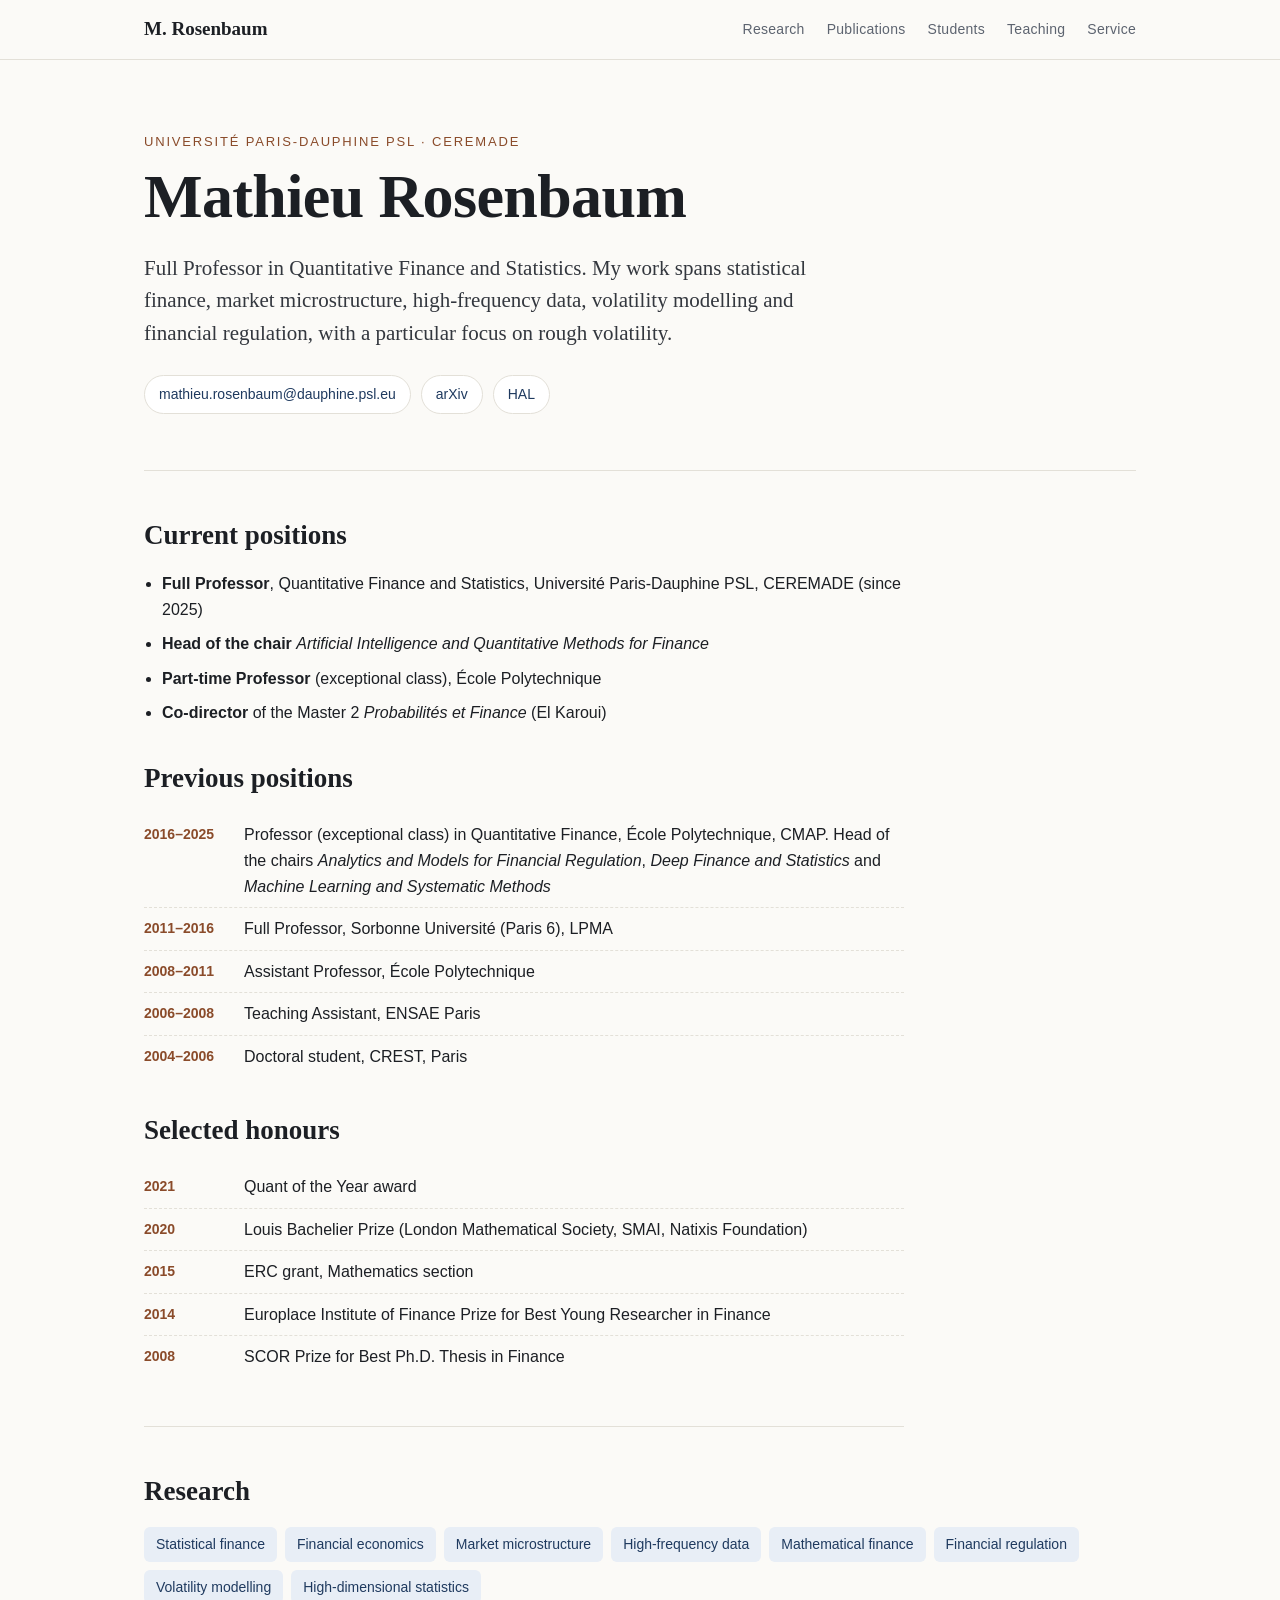
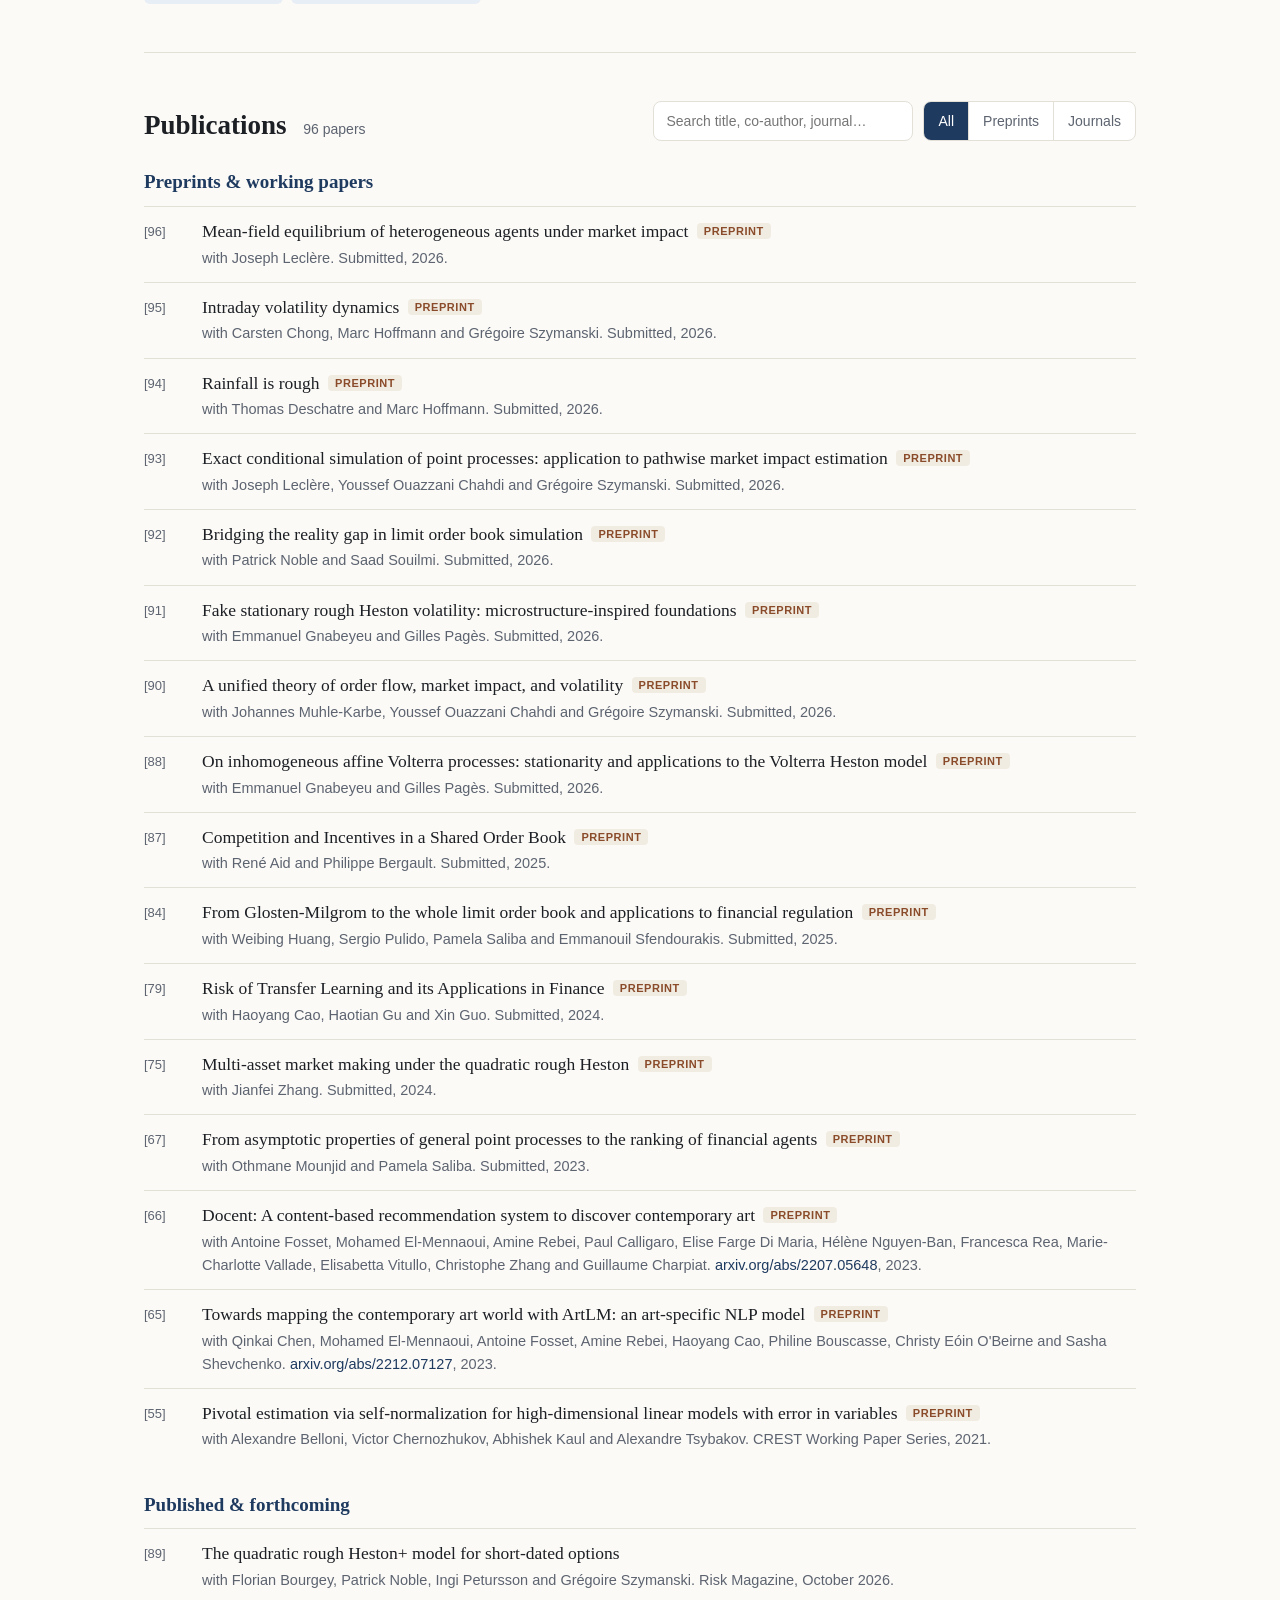
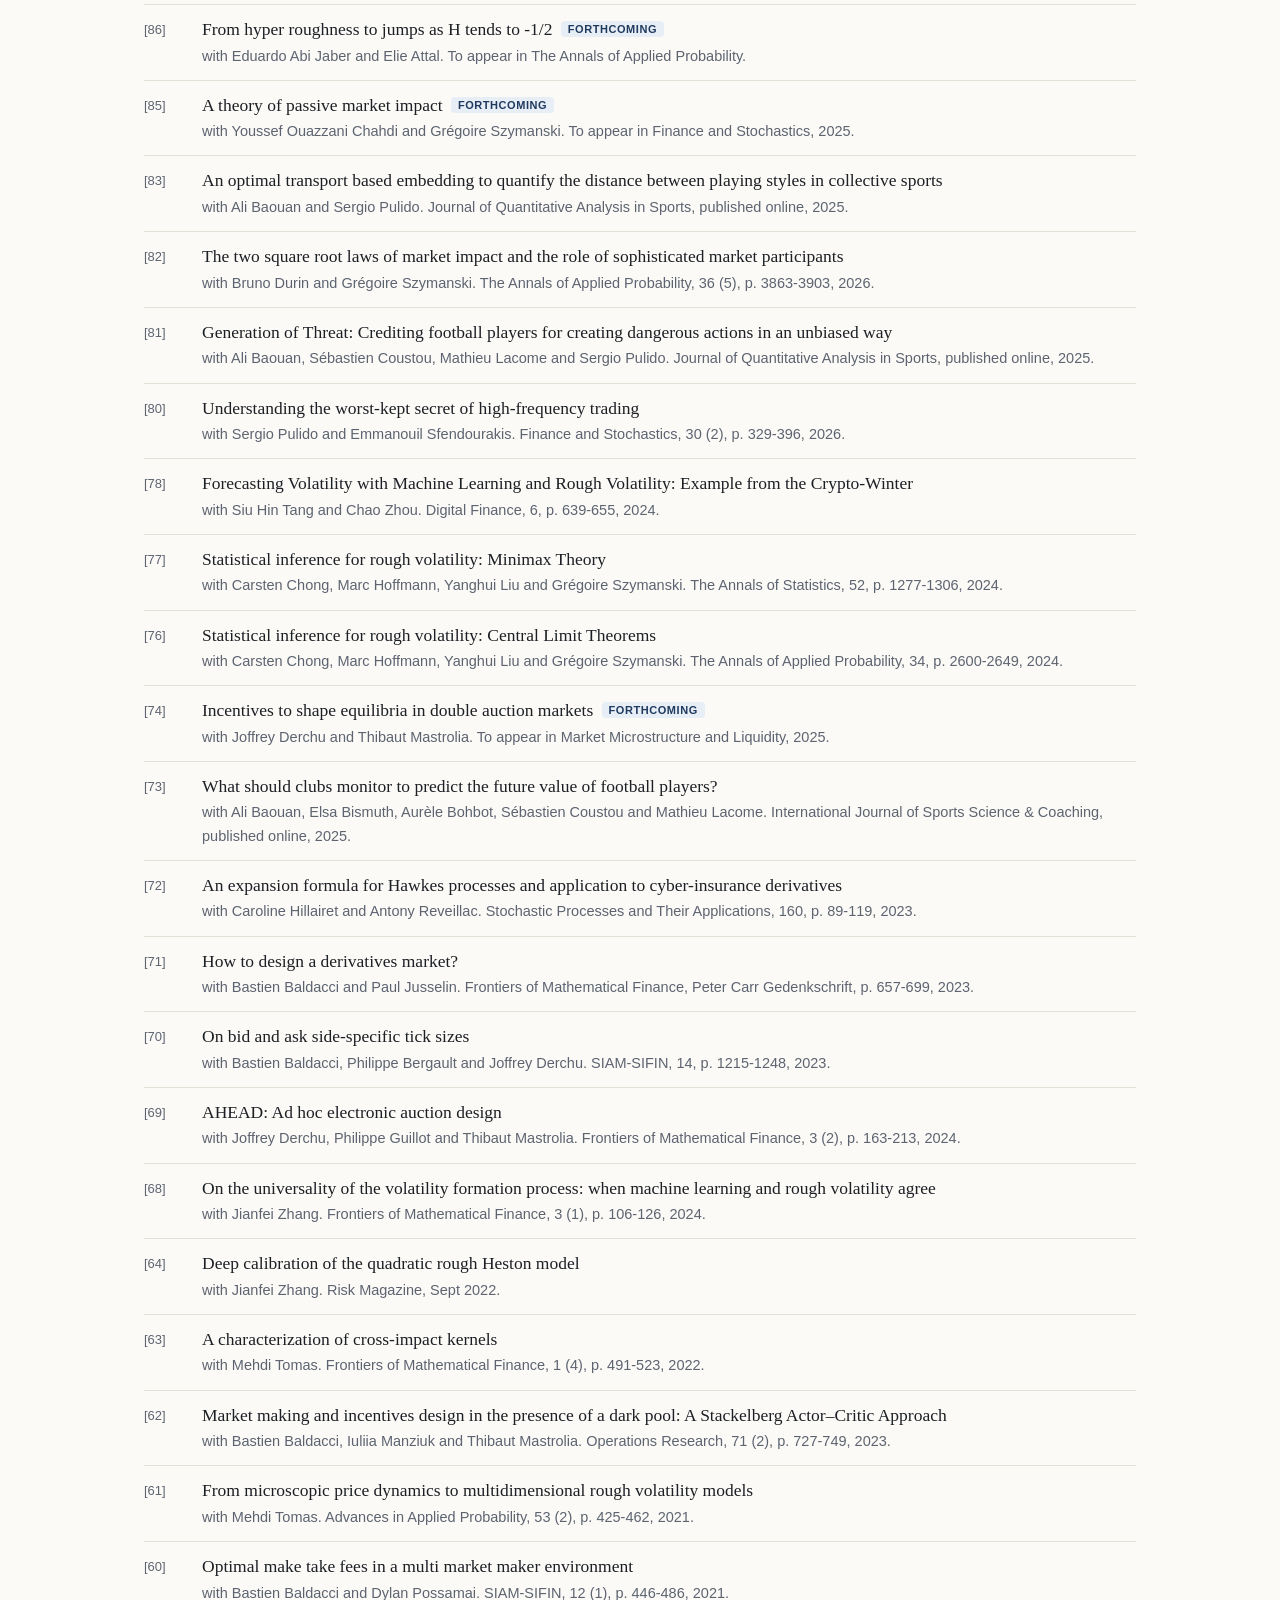
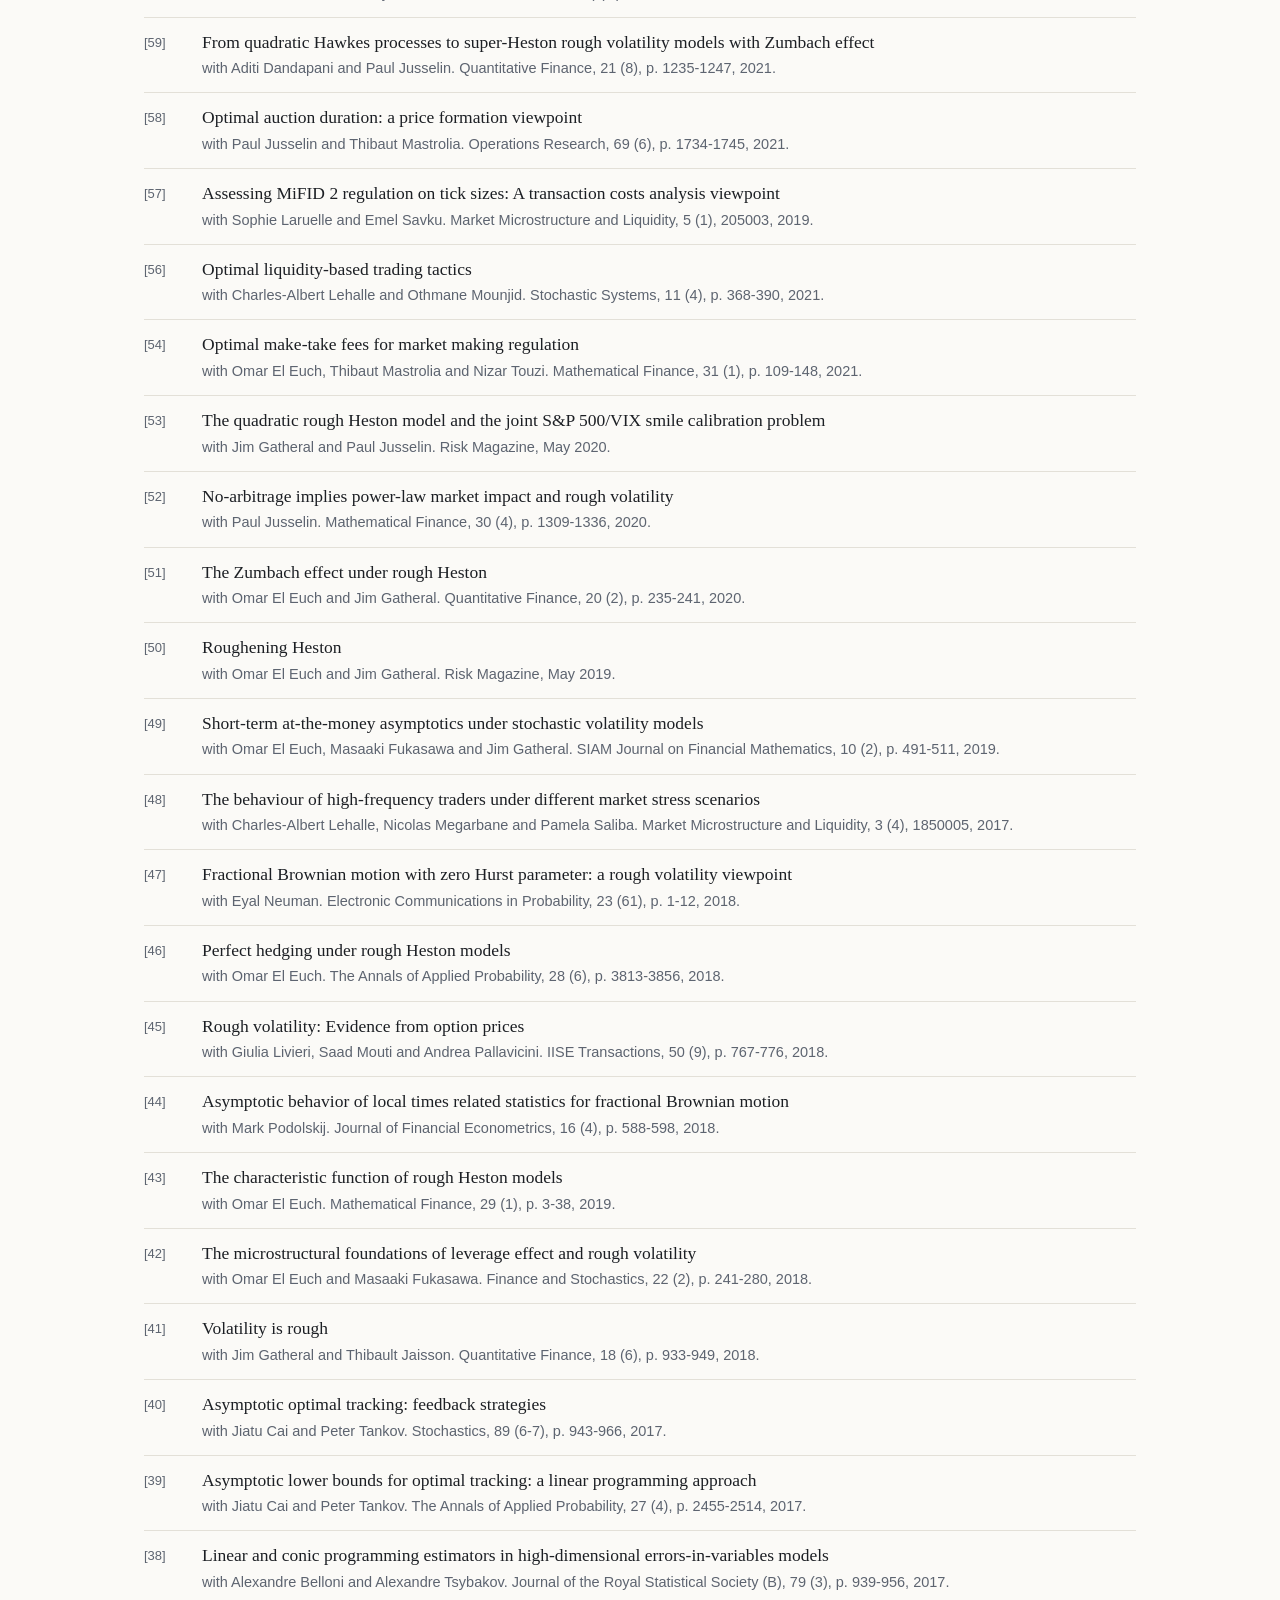
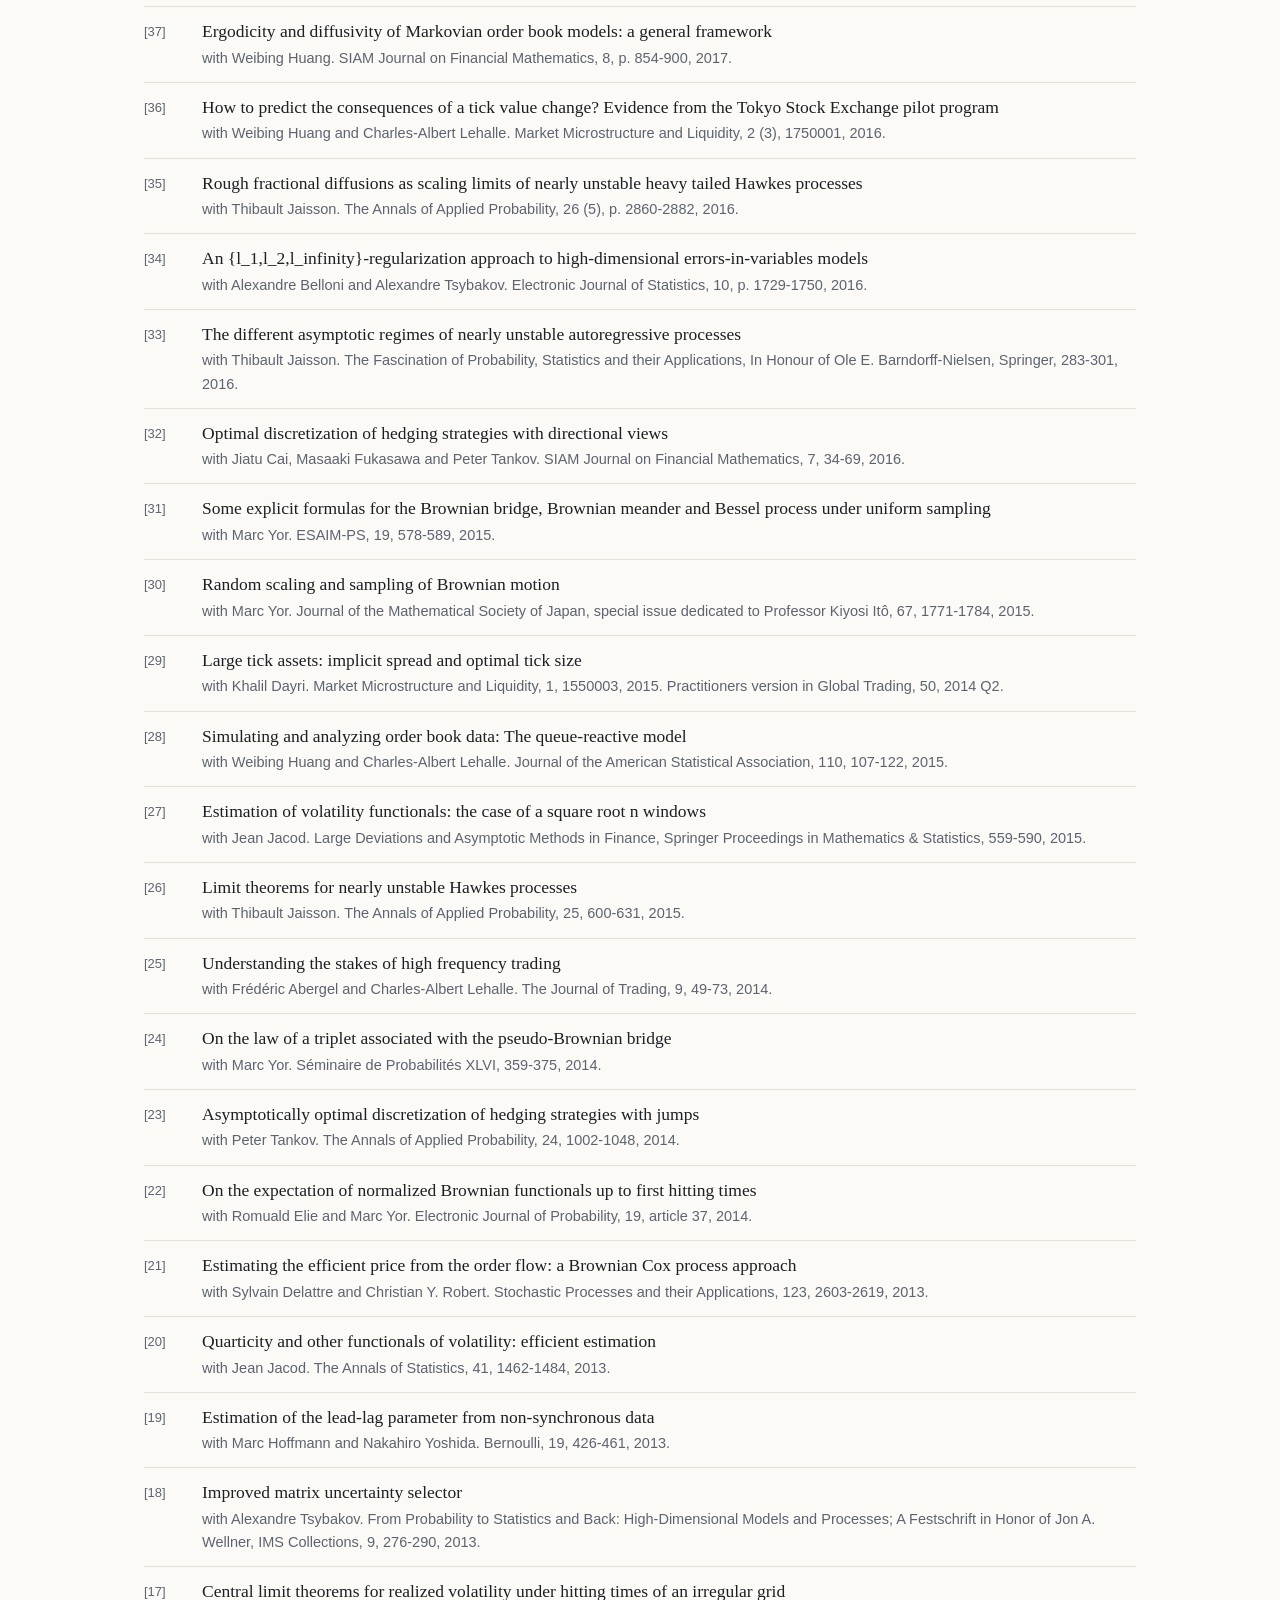
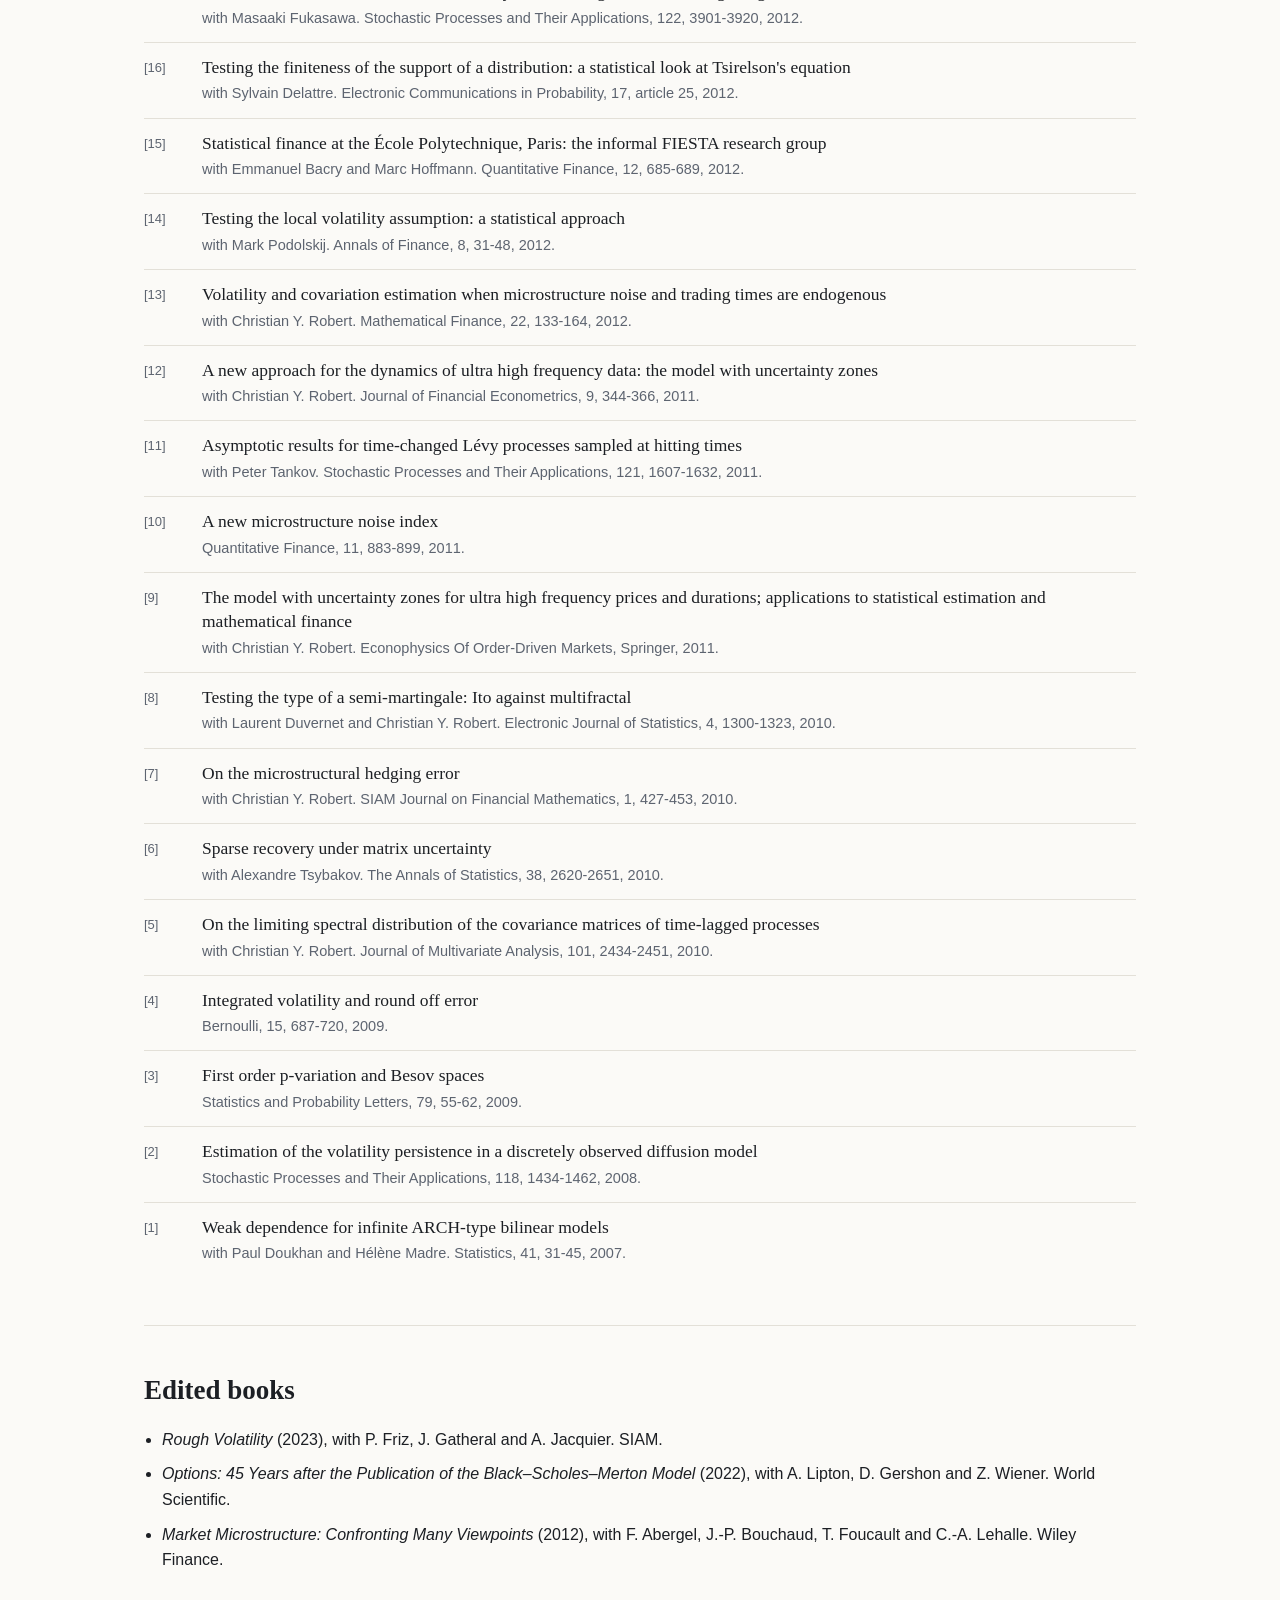
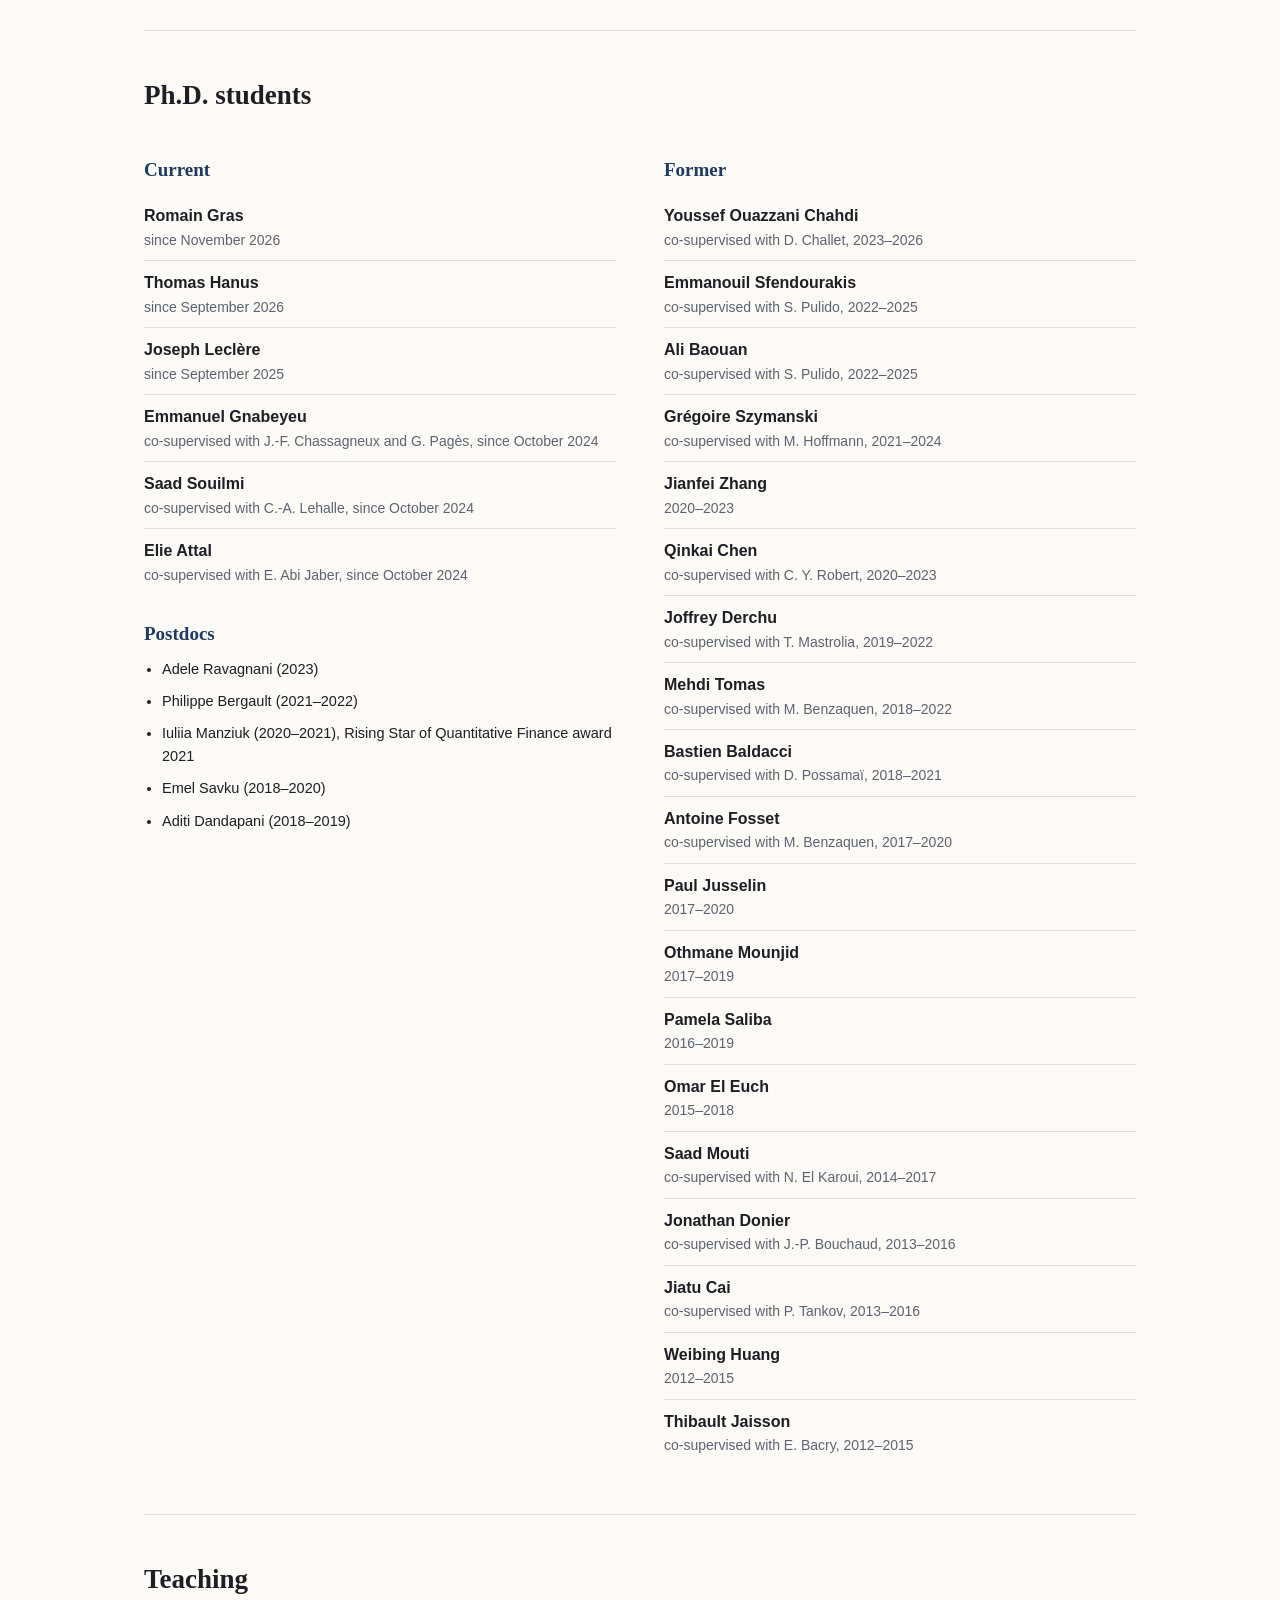
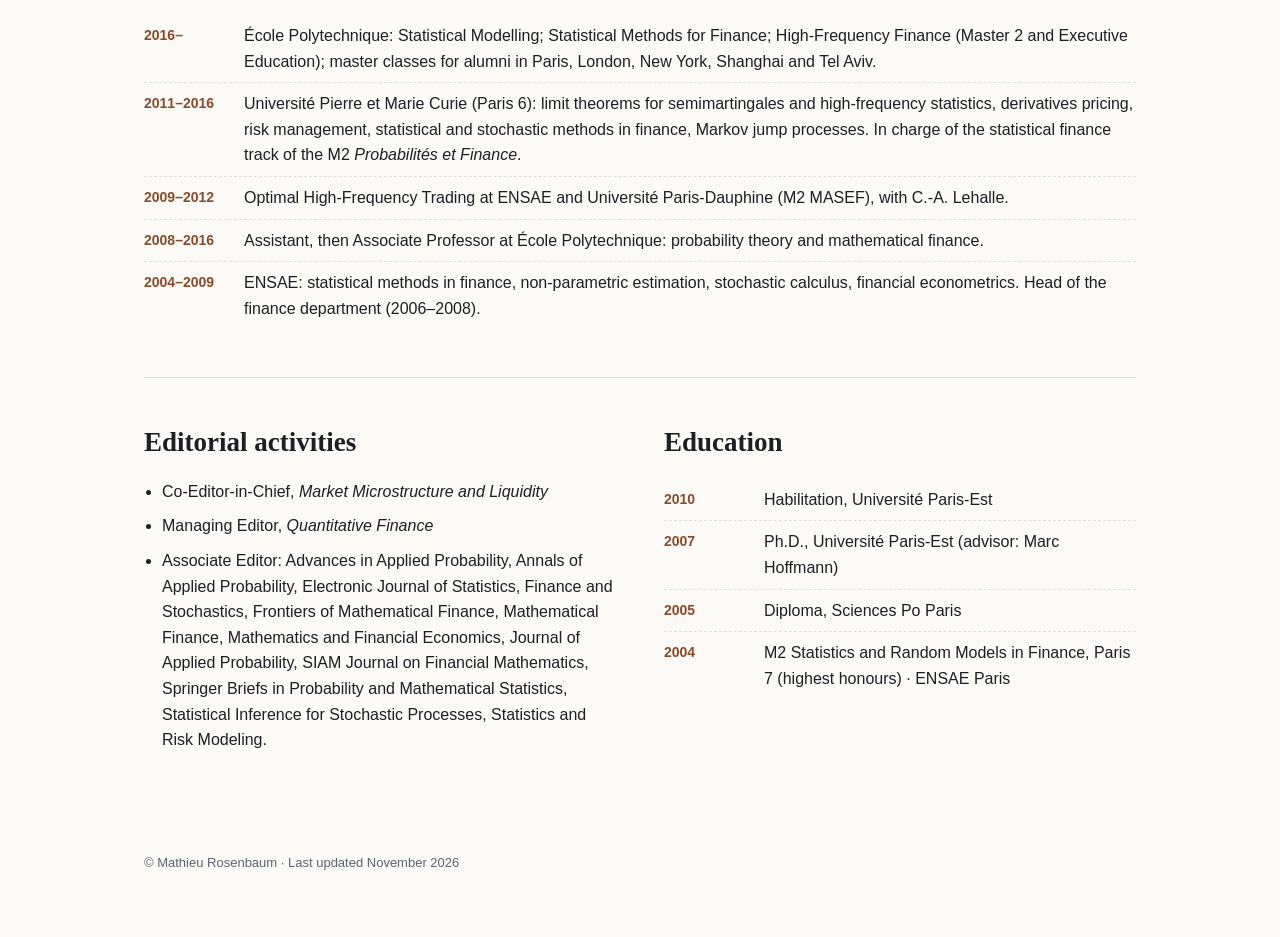
<file: index.html>
<!DOCTYPE html>
<html lang="en">
<head>
<meta charset="utf-8">
<meta name="viewport" content="width=device-width, initial-scale=1">
<title>Mathieu Rosenbaum · Quantitative Finance and Statistics</title>
<meta name="description" content="Mathieu Rosenbaum, Full Professor in Quantitative Finance and Statistics at Université Paris-Dauphine PSL (CEREMADE). Rough volatility, market microstructure, high-frequency data.">
<link rel="canonical" href="https://mathieu-rosenbaum.github.io/">
<link rel="stylesheet" href="style.css">
</head>
<body>
<header class="top">
  <nav>
    <a class="brand" href="#">M. Rosenbaum</a>
    <div class="links">
      <a href="#research">Research</a><a href="#publications">Publications</a><a href="#students">Students</a><a href="#teaching">Teaching</a><a href="#service">Service</a>
    </div>
  </nav>
</header>

<main>
<section class="hero">
  <p class="eyebrow">Université Paris-Dauphine PSL · CEREMADE</p>
  <h1>Mathieu Rosenbaum</h1>
  <p class="lede">Full Professor in Quantitative Finance and Statistics. My work spans statistical finance, market microstructure, high-frequency data, volatility modelling and financial regulation, with a particular focus on rough volatility.</p>
  <ul class="contact">
    <li><a href="mailto:mathieu.rosenbaum@dauphine.psl.eu">mathieu.rosenbaum@dauphine.psl.eu</a></li>
    <li><a href="https://arxiv.org/search/?query=Rosenbaum%2C+Mathieu&amp;searchtype=author">arXiv</a></li>
    <li><a href="https://hal.science/search/index/?q=authFullName_s%3A%22Mathieu+Rosenbaum%22">HAL</a></li>
  </ul>
</section>

<section class="grid2 one">
  <div>
    <h2>Current positions</h2>
    <ul class="plain">
      <li><strong>Full Professor</strong>, Quantitative Finance and Statistics, Université Paris-Dauphine PSL, CEREMADE (since 2025)</li>
      <li><strong>Head of the chair</strong> <em>Artificial Intelligence and Quantitative Methods for Finance</em></li>
      <li><strong>Part-time Professor</strong> (exceptional class), École Polytechnique</li>
      <li><strong>Co-director</strong> of the Master 2 <em>Probabilités et Finance</em> (El Karoui)</li>
    </ul>
    <h2>Previous positions</h2>
    <ul class="timeline">
      <li><span>2016–2025</span><div>Professor (exceptional class) in Quantitative Finance, École Polytechnique, CMAP. Head of the chairs <em>Analytics and Models for Financial Regulation</em>, <em>Deep Finance and Statistics</em> and <em>Machine Learning and Systematic Methods</em></div></li>
      <li><span>2011–2016</span><div>Full Professor, Sorbonne Université (Paris 6), LPMA</div></li>
      <li><span>2008–2011</span><div>Assistant Professor, École Polytechnique</div></li>
      <li><span>2006–2008</span><div>Teaching Assistant, ENSAE Paris</div></li>
      <li><span>2004–2006</span><div>Doctoral student, CREST, Paris</div></li>
    </ul>
  </div>
  <div>
    <h2>Selected honours</h2>
    <ul class="timeline">
      <li><span>2021</span><div>Quant of the Year award</div></li>
      <li><span>2020</span><div>Louis Bachelier Prize (London Mathematical Society, SMAI, Natixis Foundation)</div></li>
      <li><span>2015</span><div>ERC grant, Mathematics section</div></li>
      <li><span>2014</span><div>Europlace Institute of Finance Prize for Best Young Researcher in Finance</div></li>
      <li><span>2008</span><div>SCOR Prize for Best Ph.D. Thesis in Finance</div></li>
    </ul>
  </div>
</section>

<section id="research">
  <h2>Research</h2>
  <div class="tags">
    <span>Statistical finance</span><span>Financial economics</span><span>Market microstructure</span><span>High-frequency data</span><span>Mathematical finance</span><span>Financial regulation</span><span>Volatility modelling</span><span>High-dimensional statistics</span>
  </div>
</section>

<section id="publications">
  <div class="pubhead">
    <h2>Publications <small>96 papers</small></h2>
    <div class="controls">
      <input id="q" type="search" placeholder="Search title, co-author, journal…" aria-label="Search publications">
      <div class="seg" role="group" aria-label="Filter">
        <button data-f="all" class="on">All</button><button data-f="preprint">Preprints</button><button data-f="journal">Journals</button>
      </div>
    </div>
  </div>
  <h3 class="grp" data-grp="preprint">Preprints &amp; working papers</h3>
  <ol class="pubs" data-grp="preprint"><li class="pub" data-status="preprint" data-q="mean-field equilibrium of heterogeneous agents under market impact with joseph leclère. submitted, 2026."><span class="num">[96]</span><div><p class="t">Mean-field equilibrium of heterogeneous agents under market impact <span class="badge preprint">Preprint</span></p><p class="d">with Joseph Leclère. Submitted, 2026.</p></div></li><li class="pub" data-status="preprint" data-q="intraday volatility dynamics with carsten chong, marc hoffmann and grégoire szymanski. submitted, 2026."><span class="num">[95]</span><div><p class="t">Intraday volatility dynamics <span class="badge preprint">Preprint</span></p><p class="d">with Carsten Chong, Marc Hoffmann and Grégoire Szymanski. Submitted, 2026.</p></div></li><li class="pub" data-status="preprint" data-q="rainfall is rough with thomas deschatre and marc hoffmann. submitted, 2026."><span class="num">[94]</span><div><p class="t">Rainfall is rough <span class="badge preprint">Preprint</span></p><p class="d">with Thomas Deschatre and Marc Hoffmann. Submitted, 2026.</p></div></li><li class="pub" data-status="preprint" data-q="exact conditional simulation of point processes: application to pathwise market impact estimation with joseph leclère, youssef ouazzani chahdi and grégoire szymanski. submitted, 2026."><span class="num">[93]</span><div><p class="t">Exact conditional simulation of point processes: application to pathwise market impact estimation <span class="badge preprint">Preprint</span></p><p class="d">with Joseph Leclère, Youssef Ouazzani Chahdi and Grégoire Szymanski. Submitted, 2026.</p></div></li><li class="pub" data-status="preprint" data-q="bridging the reality gap in limit order book simulation with patrick noble and saad souilmi. submitted, 2026."><span class="num">[92]</span><div><p class="t">Bridging the reality gap in limit order book simulation <span class="badge preprint">Preprint</span></p><p class="d">with Patrick Noble and Saad Souilmi. Submitted, 2026.</p></div></li><li class="pub" data-status="preprint" data-q="fake stationary rough heston volatility: microstructure-inspired foundations with emmanuel gnabeyeu and gilles pagès. submitted, 2026."><span class="num">[91]</span><div><p class="t">Fake stationary rough Heston volatility: microstructure-inspired foundations <span class="badge preprint">Preprint</span></p><p class="d">with Emmanuel Gnabeyeu and Gilles Pagès. Submitted, 2026.</p></div></li><li class="pub" data-status="preprint" data-q="a unified theory of order flow, market impact, and volatility with johannes muhle-karbe, youssef ouazzani chahdi and grégoire szymanski. submitted, 2026."><span class="num">[90]</span><div><p class="t">A unified theory of order flow, market impact, and volatility <span class="badge preprint">Preprint</span></p><p class="d">with Johannes Muhle-Karbe, Youssef Ouazzani Chahdi and Grégoire Szymanski. Submitted, 2026.</p></div></li><li class="pub" data-status="preprint" data-q="on inhomogeneous affine volterra processes: stationarity and applications to the volterra heston model with emmanuel gnabeyeu and gilles pagès. submitted, 2026."><span class="num">[88]</span><div><p class="t">On inhomogeneous affine Volterra processes: stationarity and applications to the Volterra Heston model <span class="badge preprint">Preprint</span></p><p class="d">with Emmanuel Gnabeyeu and Gilles Pagès. Submitted, 2026.</p></div></li><li class="pub" data-status="preprint" data-q="competition and incentives in a shared order book with rené aid and philippe bergault. submitted, 2025."><span class="num">[87]</span><div><p class="t">Competition and Incentives in a Shared Order Book <span class="badge preprint">Preprint</span></p><p class="d">with René Aid and Philippe Bergault. Submitted, 2025.</p></div></li><li class="pub" data-status="preprint" data-q="from glosten-milgrom to the whole limit order book and applications to financial regulation with weibing huang, sergio pulido, pamela saliba and emmanouil sfendourakis. submitted, 2025."><span class="num">[84]</span><div><p class="t">From Glosten-Milgrom to the whole limit order book and applications to financial regulation <span class="badge preprint">Preprint</span></p><p class="d">with Weibing Huang, Sergio Pulido, Pamela Saliba and Emmanouil Sfendourakis. Submitted, 2025.</p></div></li><li class="pub" data-status="preprint" data-q="risk of transfer learning and its applications in finance with haoyang cao, haotian gu and xin guo. submitted, 2024."><span class="num">[79]</span><div><p class="t">Risk of Transfer Learning and its Applications in Finance <span class="badge preprint">Preprint</span></p><p class="d">with Haoyang Cao, Haotian Gu and Xin Guo. Submitted, 2024.</p></div></li><li class="pub" data-status="preprint" data-q="multi-asset market making under the quadratic rough heston with jianfei zhang. submitted, 2024."><span class="num">[75]</span><div><p class="t">Multi-asset market making under the quadratic rough Heston <span class="badge preprint">Preprint</span></p><p class="d">with Jianfei Zhang. Submitted, 2024.</p></div></li><li class="pub" data-status="preprint" data-q="from asymptotic properties of general point processes to the ranking of financial agents with othmane mounjid and pamela saliba. submitted, 2023."><span class="num">[67]</span><div><p class="t">From asymptotic properties of general point processes to the ranking of financial agents <span class="badge preprint">Preprint</span></p><p class="d">with Othmane Mounjid and Pamela Saliba. Submitted, 2023.</p></div></li><li class="pub" data-status="preprint" data-q="docent: a content-based recommendation system to discover contemporary art with antoine fosset, mohamed el-mennaoui, amine rebei, paul calligaro, elise farge di maria, hélène nguyen-ban, francesca rea, marie-charlotte vallade, elisabetta vitullo, christophe zhang and guillaume charpiat. https://arxiv.org/abs/2207.05648, 2023."><span class="num">[66]</span><div><p class="t">Docent: A content-based recommendation system to discover contemporary art <span class="badge preprint">Preprint</span></p><p class="d">with Antoine Fosset, Mohamed El-Mennaoui, Amine Rebei, Paul Calligaro, Elise Farge Di Maria, Hélène Nguyen-Ban, Francesca Rea, Marie-Charlotte Vallade, Elisabetta Vitullo, Christophe Zhang and Guillaume Charpiat. <a href="https://arxiv.org/abs/2207.05648">arxiv.org/abs/2207.05648</a>, 2023.</p></div></li><li class="pub" data-status="preprint" data-q="towards mapping the contemporary art world with artlm: an art-specific nlp model with qinkai chen, mohamed el-mennaoui, antoine fosset, amine rebei, haoyang cao, philine bouscasse, christy eóin o&#x27;beirne and sasha shevchenko. https://arxiv.org/abs/2212.07127, 2023."><span class="num">[65]</span><div><p class="t">Towards mapping the contemporary art world with ArtLM: an art-specific NLP model <span class="badge preprint">Preprint</span></p><p class="d">with Qinkai Chen, Mohamed El-Mennaoui, Antoine Fosset, Amine Rebei, Haoyang Cao, Philine Bouscasse, Christy Eóin O&#x27;Beirne and Sasha Shevchenko. <a href="https://arxiv.org/abs/2212.07127">arxiv.org/abs/2212.07127</a>, 2023.</p></div></li><li class="pub" data-status="preprint" data-q="pivotal estimation via self-normalization for high-dimensional linear models with error in variables with alexandre belloni, victor chernozhukov, abhishek kaul and alexandre tsybakov. crest working paper series, 2021."><span class="num">[55]</span><div><p class="t">Pivotal estimation via self-normalization for high-dimensional linear models with error in variables <span class="badge preprint">Preprint</span></p><p class="d">with Alexandre Belloni, Victor Chernozhukov, Abhishek Kaul and Alexandre Tsybakov. CREST Working Paper Series, 2021.</p></div></li></ol>
  <h3 class="grp" data-grp="journal">Published &amp; forthcoming</h3>
  <ol class="pubs" data-grp="journal"><li class="pub" data-status="published" data-q="the quadratic rough heston+ model for short-dated options with florian bourgey, patrick noble, ingi petursson and grégoire szymanski. risk magazine, october 2026."><span class="num">[89]</span><div><p class="t">The quadratic rough Heston+ model for short-dated options </p><p class="d">with Florian Bourgey, Patrick Noble, Ingi Petursson and Grégoire Szymanski. Risk Magazine, October 2026.</p></div></li><li class="pub" data-status="forthcoming" data-q="from hyper roughness to jumps as h tends to -1/2 with eduardo abi jaber and elie attal. to appear in the annals of applied probability."><span class="num">[86]</span><div><p class="t">From hyper roughness to jumps as H tends to -1/2 <span class="badge forthcoming">Forthcoming</span></p><p class="d">with Eduardo Abi Jaber and Elie Attal. To appear in The Annals of Applied Probability.</p></div></li><li class="pub" data-status="forthcoming" data-q="a theory of passive market impact with youssef ouazzani chahdi and grégoire szymanski. to appear in finance and stochastics, 2025."><span class="num">[85]</span><div><p class="t">A theory of passive market impact <span class="badge forthcoming">Forthcoming</span></p><p class="d">with Youssef Ouazzani Chahdi and Grégoire Szymanski. To appear in Finance and Stochastics, 2025.</p></div></li><li class="pub" data-status="published" data-q="an optimal transport based embedding to quantify the distance between playing styles in collective sports with ali baouan and sergio pulido. journal of quantitative analysis in sports, published online, 2025."><span class="num">[83]</span><div><p class="t">An optimal transport based embedding to quantify the distance between playing styles in collective sports </p><p class="d">with Ali Baouan and Sergio Pulido. Journal of Quantitative Analysis in Sports, published online, 2025.</p></div></li><li class="pub" data-status="published" data-q="the two square root laws of market impact and the role of sophisticated market participants with bruno durin and grégoire szymanski. the annals of applied probability, 36 (5), p. 3863-3903, 2026."><span class="num">[82]</span><div><p class="t">The two square root laws of market impact and the role of sophisticated market participants </p><p class="d">with Bruno Durin and Grégoire Szymanski. The Annals of Applied Probability, 36 (5), p. 3863-3903, 2026.</p></div></li><li class="pub" data-status="published" data-q="generation of threat: crediting football players for creating dangerous actions in an unbiased way with ali baouan, sébastien coustou, mathieu lacome and sergio pulido. journal of quantitative analysis in sports, published online, 2025."><span class="num">[81]</span><div><p class="t">Generation of Threat: Crediting football players for creating dangerous actions in an unbiased way </p><p class="d">with Ali Baouan, Sébastien Coustou, Mathieu Lacome and Sergio Pulido. Journal of Quantitative Analysis in Sports, published online, 2025.</p></div></li><li class="pub" data-status="published" data-q="understanding the worst-kept secret of high-frequency trading with sergio pulido and emmanouil sfendourakis. finance and stochastics, 30 (2), p. 329-396, 2026."><span class="num">[80]</span><div><p class="t">Understanding the worst-kept secret of high-frequency trading </p><p class="d">with Sergio Pulido and Emmanouil Sfendourakis. Finance and Stochastics, 30 (2), p. 329-396, 2026.</p></div></li><li class="pub" data-status="published" data-q="forecasting volatility with machine learning and rough volatility: example from the crypto-winter with siu hin tang and chao zhou. digital finance, 6, p. 639-655, 2024."><span class="num">[78]</span><div><p class="t">Forecasting Volatility with Machine Learning and Rough Volatility: Example from the Crypto-Winter </p><p class="d">with Siu Hin Tang and Chao Zhou. Digital Finance, 6, p. 639-655, 2024.</p></div></li><li class="pub" data-status="published" data-q="statistical inference for rough volatility: minimax theory with carsten chong, marc hoffmann, yanghui liu and grégoire szymanski. the annals of statistics, 52, p. 1277-1306, 2024."><span class="num">[77]</span><div><p class="t">Statistical inference for rough volatility: Minimax Theory </p><p class="d">with Carsten Chong, Marc Hoffmann, Yanghui Liu and Grégoire Szymanski. The Annals of Statistics, 52, p. 1277-1306, 2024.</p></div></li><li class="pub" data-status="published" data-q="statistical inference for rough volatility: central limit theorems with carsten chong, marc hoffmann, yanghui liu and grégoire szymanski. the annals of applied probability, 34, p. 2600-2649, 2024."><span class="num">[76]</span><div><p class="t">Statistical inference for rough volatility: Central Limit Theorems </p><p class="d">with Carsten Chong, Marc Hoffmann, Yanghui Liu and Grégoire Szymanski. The Annals of Applied Probability, 34, p. 2600-2649, 2024.</p></div></li><li class="pub" data-status="forthcoming" data-q="incentives to shape equilibria in double auction markets with joffrey derchu and thibaut mastrolia. to appear in market microstructure and liquidity, 2025."><span class="num">[74]</span><div><p class="t">Incentives to shape equilibria in double auction markets <span class="badge forthcoming">Forthcoming</span></p><p class="d">with Joffrey Derchu and Thibaut Mastrolia. To appear in Market Microstructure and Liquidity, 2025.</p></div></li><li class="pub" data-status="published" data-q="what should clubs monitor to predict the future value of football players? with ali baouan, elsa bismuth, aurèle bohbot, sébastien coustou and mathieu lacome. international journal of sports science &amp; coaching, published online, 2025."><span class="num">[73]</span><div><p class="t">What should clubs monitor to predict the future value of football players? </p><p class="d">with Ali Baouan, Elsa Bismuth, Aurèle Bohbot, Sébastien Coustou and Mathieu Lacome. International Journal of Sports Science &amp; Coaching, published online, 2025.</p></div></li><li class="pub" data-status="published" data-q="an expansion formula for hawkes processes and application to cyber-insurance derivatives with caroline hillairet and antony reveillac. stochastic processes and their applications, 160, p. 89-119, 2023."><span class="num">[72]</span><div><p class="t">An expansion formula for Hawkes processes and application to cyber-insurance derivatives </p><p class="d">with Caroline Hillairet and Antony Reveillac. Stochastic Processes and Their Applications, 160, p. 89-119, 2023.</p></div></li><li class="pub" data-status="published" data-q="how to design a derivatives market? with bastien baldacci and paul jusselin. frontiers of mathematical finance, peter carr gedenkschrift, p. 657-699, 2023."><span class="num">[71]</span><div><p class="t">How to design a derivatives market? </p><p class="d">with Bastien Baldacci and Paul Jusselin. Frontiers of Mathematical Finance, Peter Carr Gedenkschrift, p. 657-699, 2023.</p></div></li><li class="pub" data-status="published" data-q="on bid and ask side-specific tick sizes with bastien baldacci, philippe bergault and joffrey derchu. siam-sifin, 14, p. 1215-1248, 2023."><span class="num">[70]</span><div><p class="t">On bid and ask side-specific tick sizes </p><p class="d">with Bastien Baldacci, Philippe Bergault and Joffrey Derchu. SIAM-SIFIN, 14, p. 1215-1248, 2023.</p></div></li><li class="pub" data-status="published" data-q="ahead: ad hoc electronic auction design with joffrey derchu, philippe guillot and thibaut mastrolia. frontiers of mathematical finance, 3 (2), p. 163-213, 2024."><span class="num">[69]</span><div><p class="t">AHEAD: Ad hoc electronic auction design </p><p class="d">with Joffrey Derchu, Philippe Guillot and Thibaut Mastrolia. Frontiers of Mathematical Finance, 3 (2), p. 163-213, 2024.</p></div></li><li class="pub" data-status="published" data-q="on the universality of the volatility formation process: when machine learning and rough volatility agree with jianfei zhang. frontiers of mathematical finance, 3 (1), p. 106-126, 2024."><span class="num">[68]</span><div><p class="t">On the universality of the volatility formation process: when machine learning and rough volatility agree </p><p class="d">with Jianfei Zhang. Frontiers of Mathematical Finance, 3 (1), p. 106-126, 2024.</p></div></li><li class="pub" data-status="published" data-q="deep calibration of the quadratic rough heston model with jianfei zhang. risk magazine, sept 2022."><span class="num">[64]</span><div><p class="t">Deep calibration of the quadratic rough Heston model </p><p class="d">with Jianfei Zhang. Risk Magazine, Sept 2022.</p></div></li><li class="pub" data-status="published" data-q="a characterization of cross-impact kernels with mehdi tomas. frontiers of mathematical finance, 1 (4), p. 491-523, 2022."><span class="num">[63]</span><div><p class="t">A characterization of cross-impact kernels </p><p class="d">with Mehdi Tomas. Frontiers of Mathematical Finance, 1 (4), p. 491-523, 2022.</p></div></li><li class="pub" data-status="published" data-q="market making and incentives design in the presence of a dark pool: a stackelberg actor–critic approach with bastien baldacci, iuliia manziuk and thibaut mastrolia. operations research, 71 (2), p. 727-749, 2023."><span class="num">[62]</span><div><p class="t">Market making and incentives design in the presence of a dark pool: A Stackelberg Actor–Critic Approach </p><p class="d">with Bastien Baldacci, Iuliia Manziuk and Thibaut Mastrolia. Operations Research, 71 (2), p. 727-749, 2023.</p></div></li><li class="pub" data-status="published" data-q="from microscopic price dynamics to multidimensional rough volatility models with mehdi tomas. advances in applied probability, 53 (2), p. 425-462, 2021."><span class="num">[61]</span><div><p class="t">From microscopic price dynamics to multidimensional rough volatility models </p><p class="d">with Mehdi Tomas. Advances in Applied Probability, 53 (2), p. 425-462, 2021.</p></div></li><li class="pub" data-status="published" data-q="optimal make take fees in a multi market maker environment with bastien baldacci and dylan possamai. siam-sifin, 12 (1), p. 446-486, 2021."><span class="num">[60]</span><div><p class="t">Optimal make take fees in a multi market maker environment </p><p class="d">with Bastien Baldacci and Dylan Possamai. SIAM-SIFIN, 12 (1), p. 446-486, 2021.</p></div></li><li class="pub" data-status="published" data-q="from quadratic hawkes processes to super-heston rough volatility models with zumbach effect with aditi dandapani and paul jusselin. quantitative finance, 21 (8), p. 1235-1247, 2021."><span class="num">[59]</span><div><p class="t">From quadratic Hawkes processes to super-Heston rough volatility models with Zumbach effect </p><p class="d">with Aditi Dandapani and Paul Jusselin. Quantitative Finance, 21 (8), p. 1235-1247, 2021.</p></div></li><li class="pub" data-status="published" data-q="optimal auction duration: a price formation viewpoint with paul jusselin and thibaut mastrolia. operations research, 69 (6), p. 1734-1745, 2021."><span class="num">[58]</span><div><p class="t">Optimal auction duration: a price formation viewpoint </p><p class="d">with Paul Jusselin and Thibaut Mastrolia. Operations Research, 69 (6), p. 1734-1745, 2021.</p></div></li><li class="pub" data-status="published" data-q="assessing mifid 2 regulation on tick sizes: a transaction costs analysis viewpoint with sophie laruelle and emel savku. market microstructure and liquidity, 5 (1), 205003, 2019."><span class="num">[57]</span><div><p class="t">Assessing MiFID 2 regulation on tick sizes: A transaction costs analysis viewpoint </p><p class="d">with Sophie Laruelle and Emel Savku. Market Microstructure and Liquidity, 5 (1), 205003, 2019.</p></div></li><li class="pub" data-status="published" data-q="optimal liquidity-based trading tactics with charles-albert lehalle and othmane mounjid. stochastic systems, 11 (4), p. 368-390, 2021."><span class="num">[56]</span><div><p class="t">Optimal liquidity-based trading tactics </p><p class="d">with Charles-Albert Lehalle and Othmane Mounjid. Stochastic Systems, 11 (4), p. 368-390, 2021.</p></div></li><li class="pub" data-status="published" data-q="optimal make-take fees for market making regulation with omar el euch, thibaut mastrolia and nizar touzi. mathematical finance, 31 (1), p. 109-148, 2021."><span class="num">[54]</span><div><p class="t">Optimal make-take fees for market making regulation </p><p class="d">with Omar El Euch, Thibaut Mastrolia and Nizar Touzi. Mathematical Finance, 31 (1), p. 109-148, 2021.</p></div></li><li class="pub" data-status="published" data-q="the quadratic rough heston model and the joint s&amp;p 500/vix smile calibration problem with jim gatheral and paul jusselin. risk magazine, may 2020."><span class="num">[53]</span><div><p class="t">The quadratic rough Heston model and the joint S&amp;P 500/VIX smile calibration problem </p><p class="d">with Jim Gatheral and Paul Jusselin. Risk Magazine, May 2020.</p></div></li><li class="pub" data-status="published" data-q="no-arbitrage implies power-law market impact and rough volatility with paul jusselin. mathematical finance, 30 (4), p. 1309-1336, 2020."><span class="num">[52]</span><div><p class="t">No-arbitrage implies power-law market impact and rough volatility </p><p class="d">with Paul Jusselin. Mathematical Finance, 30 (4), p. 1309-1336, 2020.</p></div></li><li class="pub" data-status="published" data-q="the zumbach effect under rough heston with omar el euch and jim gatheral. quantitative finance, 20 (2), p. 235-241, 2020."><span class="num">[51]</span><div><p class="t">The Zumbach effect under rough Heston </p><p class="d">with Omar El Euch and Jim Gatheral. Quantitative Finance, 20 (2), p. 235-241, 2020.</p></div></li><li class="pub" data-status="published" data-q="roughening heston with omar el euch and jim gatheral. risk magazine, may 2019."><span class="num">[50]</span><div><p class="t">Roughening Heston </p><p class="d">with Omar El Euch and Jim Gatheral. Risk Magazine, May 2019.</p></div></li><li class="pub" data-status="published" data-q="short-term at-the-money asymptotics under stochastic volatility models with omar el euch, masaaki fukasawa and jim gatheral. siam journal on financial mathematics, 10 (2), p. 491-511, 2019."><span class="num">[49]</span><div><p class="t">Short-term at-the-money asymptotics under stochastic volatility models </p><p class="d">with Omar El Euch, Masaaki Fukasawa and Jim Gatheral. SIAM Journal on Financial Mathematics, 10 (2), p. 491-511, 2019.</p></div></li><li class="pub" data-status="published" data-q="the behaviour of high-frequency traders under different market stress scenarios with charles-albert lehalle, nicolas megarbane and pamela saliba. market microstructure and liquidity, 3 (4), 1850005, 2017."><span class="num">[48]</span><div><p class="t">The behaviour of high-frequency traders under different market stress scenarios </p><p class="d">with Charles-Albert Lehalle, Nicolas Megarbane and Pamela Saliba. Market Microstructure and Liquidity, 3 (4), 1850005, 2017.</p></div></li><li class="pub" data-status="published" data-q="fractional brownian motion with zero hurst parameter: a rough volatility viewpoint with eyal neuman. electronic communications in probability, 23 (61), p. 1-12, 2018."><span class="num">[47]</span><div><p class="t">Fractional Brownian motion with zero Hurst parameter: a rough volatility viewpoint </p><p class="d">with Eyal Neuman. Electronic Communications in Probability, 23 (61), p. 1-12, 2018.</p></div></li><li class="pub" data-status="published" data-q="perfect hedging under rough heston models with omar el euch. the annals of applied probability, 28 (6), p. 3813-3856, 2018."><span class="num">[46]</span><div><p class="t">Perfect hedging under rough Heston models </p><p class="d">with Omar El Euch. The Annals of Applied Probability, 28 (6), p. 3813-3856, 2018.</p></div></li><li class="pub" data-status="published" data-q="rough volatility: evidence from option prices with giulia livieri, saad mouti and andrea pallavicini. iise transactions, 50 (9), p. 767-776, 2018."><span class="num">[45]</span><div><p class="t">Rough volatility: Evidence from option prices </p><p class="d">with Giulia Livieri, Saad Mouti and Andrea Pallavicini. IISE Transactions, 50 (9), p. 767-776, 2018.</p></div></li><li class="pub" data-status="published" data-q="asymptotic behavior of local times related statistics for fractional brownian motion with mark podolskij. journal of financial econometrics, 16 (4), p. 588-598, 2018."><span class="num">[44]</span><div><p class="t">Asymptotic behavior of local times related statistics for fractional Brownian motion </p><p class="d">with Mark Podolskij. Journal of Financial Econometrics, 16 (4), p. 588-598, 2018.</p></div></li><li class="pub" data-status="published" data-q="the characteristic function of rough heston models with omar el euch. mathematical finance, 29 (1), p. 3-38, 2019."><span class="num">[43]</span><div><p class="t">The characteristic function of rough Heston models </p><p class="d">with Omar El Euch. Mathematical Finance, 29 (1), p. 3-38, 2019.</p></div></li><li class="pub" data-status="published" data-q="the microstructural foundations of leverage effect and rough volatility with omar el euch and masaaki fukasawa. finance and stochastics, 22 (2), p. 241-280, 2018."><span class="num">[42]</span><div><p class="t">The microstructural foundations of leverage effect and rough volatility </p><p class="d">with Omar El Euch and Masaaki Fukasawa. Finance and Stochastics, 22 (2), p. 241-280, 2018.</p></div></li><li class="pub" data-status="published" data-q="volatility is rough with jim gatheral and thibault jaisson. quantitative finance, 18 (6), p. 933-949, 2018."><span class="num">[41]</span><div><p class="t">Volatility is rough </p><p class="d">with Jim Gatheral and Thibault Jaisson. Quantitative Finance, 18 (6), p. 933-949, 2018.</p></div></li><li class="pub" data-status="published" data-q="asymptotic optimal tracking: feedback strategies with jiatu cai and peter tankov. stochastics, 89 (6-7), p. 943-966, 2017."><span class="num">[40]</span><div><p class="t">Asymptotic optimal tracking: feedback strategies </p><p class="d">with Jiatu Cai and Peter Tankov. Stochastics, 89 (6-7), p. 943-966, 2017.</p></div></li><li class="pub" data-status="published" data-q="asymptotic lower bounds for optimal tracking: a linear programming approach with jiatu cai and peter tankov. the annals of applied probability, 27 (4), p. 2455-2514, 2017."><span class="num">[39]</span><div><p class="t">Asymptotic lower bounds for optimal tracking: a linear programming approach </p><p class="d">with Jiatu Cai and Peter Tankov. The Annals of Applied Probability, 27 (4), p. 2455-2514, 2017.</p></div></li><li class="pub" data-status="published" data-q="linear and conic programming estimators in high-dimensional errors-in-variables models with alexandre belloni and alexandre tsybakov. journal of the royal statistical society (b), 79 (3), p. 939-956, 2017."><span class="num">[38]</span><div><p class="t">Linear and conic programming estimators in high-dimensional errors-in-variables models </p><p class="d">with Alexandre Belloni and Alexandre Tsybakov. Journal of the Royal Statistical Society (B), 79 (3), p. 939-956, 2017.</p></div></li><li class="pub" data-status="published" data-q="ergodicity and diffusivity of markovian order book models: a general framework with weibing huang. siam journal on financial mathematics, 8, p. 854-900, 2017."><span class="num">[37]</span><div><p class="t">Ergodicity and diffusivity of Markovian order book models: a general framework </p><p class="d">with Weibing Huang. SIAM Journal on Financial Mathematics, 8, p. 854-900, 2017.</p></div></li><li class="pub" data-status="published" data-q="how to predict the consequences of a tick value change? evidence from the tokyo stock exchange pilot program with weibing huang and charles-albert lehalle. market microstructure and liquidity, 2 (3), 1750001, 2016."><span class="num">[36]</span><div><p class="t">How to predict the consequences of a tick value change? Evidence from the Tokyo Stock Exchange pilot program </p><p class="d">with Weibing Huang and Charles-Albert Lehalle. Market Microstructure and Liquidity, 2 (3), 1750001, 2016.</p></div></li><li class="pub" data-status="published" data-q="rough fractional diffusions as scaling limits of nearly unstable heavy tailed hawkes processes with thibault jaisson. the annals of applied probability, 26 (5), p. 2860-2882, 2016."><span class="num">[35]</span><div><p class="t">Rough fractional diffusions as scaling limits of nearly unstable heavy tailed Hawkes processes </p><p class="d">with Thibault Jaisson. The Annals of Applied Probability, 26 (5), p. 2860-2882, 2016.</p></div></li><li class="pub" data-status="published" data-q="an {l_1,l_2,l_infinity}-regularization approach to high-dimensional errors-in-variables models with alexandre belloni and alexandre tsybakov. electronic journal of statistics, 10, p. 1729-1750, 2016."><span class="num">[34]</span><div><p class="t">An {l_1,l_2,l_infinity}-regularization approach to high-dimensional errors-in-variables models </p><p class="d">with Alexandre Belloni and Alexandre Tsybakov. Electronic Journal of Statistics, 10, p. 1729-1750, 2016.</p></div></li><li class="pub" data-status="published" data-q="the different asymptotic regimes of nearly unstable autoregressive processes with thibault jaisson. the fascination of probability, statistics and their applications, in honour of ole e. barndorff-nielsen, springer, 283-301, 2016."><span class="num">[33]</span><div><p class="t">The different asymptotic regimes of nearly unstable autoregressive processes </p><p class="d">with Thibault Jaisson. The Fascination of Probability, Statistics and their Applications, In Honour of Ole E. Barndorff-Nielsen, Springer, 283-301, 2016.</p></div></li><li class="pub" data-status="published" data-q="optimal discretization of hedging strategies with directional views with jiatu cai, masaaki fukasawa and peter tankov. siam journal on financial mathematics, 7, 34-69, 2016."><span class="num">[32]</span><div><p class="t">Optimal discretization of hedging strategies with directional views </p><p class="d">with Jiatu Cai, Masaaki Fukasawa and Peter Tankov. SIAM Journal on Financial Mathematics, 7, 34-69, 2016.</p></div></li><li class="pub" data-status="published" data-q="some explicit formulas for the brownian bridge, brownian meander and bessel process under uniform sampling with marc yor. esaim-ps, 19, 578-589, 2015."><span class="num">[31]</span><div><p class="t">Some explicit formulas for the Brownian bridge, Brownian meander and Bessel process under uniform sampling </p><p class="d">with Marc Yor. ESAIM-PS, 19, 578-589, 2015.</p></div></li><li class="pub" data-status="published" data-q="random scaling and sampling of brownian motion with marc yor. journal of the mathematical society of japan, special issue dedicated to professor kiyosi itô, 67, 1771-1784, 2015."><span class="num">[30]</span><div><p class="t">Random scaling and sampling of Brownian motion </p><p class="d">with Marc Yor. Journal of the Mathematical Society of Japan, special issue dedicated to Professor Kiyosi Itô, 67, 1771-1784, 2015.</p></div></li><li class="pub" data-status="published" data-q="large tick assets: implicit spread and optimal tick size with khalil dayri. market microstructure and liquidity, 1, 1550003, 2015. practitioners version in global trading, 50, 2014 q2."><span class="num">[29]</span><div><p class="t">Large tick assets: implicit spread and optimal tick size </p><p class="d">with Khalil Dayri. Market Microstructure and Liquidity, 1, 1550003, 2015. Practitioners version in Global Trading, 50, 2014 Q2.</p></div></li><li class="pub" data-status="published" data-q="simulating and analyzing order book data: the queue-reactive model with weibing huang and charles-albert lehalle. journal of the american statistical association, 110, 107-122, 2015."><span class="num">[28]</span><div><p class="t">Simulating and analyzing order book data: The queue-reactive model </p><p class="d">with Weibing Huang and Charles-Albert Lehalle. Journal of the American Statistical Association, 110, 107-122, 2015.</p></div></li><li class="pub" data-status="published" data-q="estimation of volatility functionals: the case of a square root n windows with jean jacod. large deviations and asymptotic methods in finance, springer proceedings in mathematics &amp; statistics, 559-590, 2015."><span class="num">[27]</span><div><p class="t">Estimation of volatility functionals: the case of a square root n windows </p><p class="d">with Jean Jacod. Large Deviations and Asymptotic Methods in Finance, Springer Proceedings in Mathematics &amp; Statistics, 559-590, 2015.</p></div></li><li class="pub" data-status="published" data-q="limit theorems for nearly unstable hawkes processes with thibault jaisson. the annals of applied probability, 25, 600-631, 2015."><span class="num">[26]</span><div><p class="t">Limit theorems for nearly unstable Hawkes processes </p><p class="d">with Thibault Jaisson. The Annals of Applied Probability, 25, 600-631, 2015.</p></div></li><li class="pub" data-status="published" data-q="understanding the stakes of high frequency trading with frédéric abergel and charles-albert lehalle. the journal of trading, 9, 49-73, 2014."><span class="num">[25]</span><div><p class="t">Understanding the stakes of high frequency trading </p><p class="d">with Frédéric Abergel and Charles-Albert Lehalle. The Journal of Trading, 9, 49-73, 2014.</p></div></li><li class="pub" data-status="published" data-q="on the law of a triplet associated with the pseudo-brownian bridge with marc yor. séminaire de probabilités xlvi, 359-375, 2014."><span class="num">[24]</span><div><p class="t">On the law of a triplet associated with the pseudo-Brownian bridge </p><p class="d">with Marc Yor. Séminaire de Probabilités XLVI, 359-375, 2014.</p></div></li><li class="pub" data-status="published" data-q="asymptotically optimal discretization of hedging strategies with jumps with peter tankov. the annals of applied probability, 24, 1002-1048, 2014."><span class="num">[23]</span><div><p class="t">Asymptotically optimal discretization of hedging strategies with jumps </p><p class="d">with Peter Tankov. The Annals of Applied Probability, 24, 1002-1048, 2014.</p></div></li><li class="pub" data-status="published" data-q="on the expectation of normalized brownian functionals up to first hitting times with romuald elie and marc yor. electronic journal of probability, 19, article 37, 2014."><span class="num">[22]</span><div><p class="t">On the expectation of normalized Brownian functionals up to first hitting times </p><p class="d">with Romuald Elie and Marc Yor. Electronic Journal of Probability, 19, article 37, 2014.</p></div></li><li class="pub" data-status="published" data-q="estimating the efficient price from the order flow: a brownian cox process approach with sylvain delattre and christian y. robert. stochastic processes and their applications, 123, 2603-2619, 2013."><span class="num">[21]</span><div><p class="t">Estimating the efficient price from the order flow: a Brownian Cox process approach </p><p class="d">with Sylvain Delattre and Christian Y. Robert. Stochastic Processes and their Applications, 123, 2603-2619, 2013.</p></div></li><li class="pub" data-status="published" data-q="quarticity and other functionals of volatility: efficient estimation with jean jacod. the annals of statistics, 41, 1462-1484, 2013."><span class="num">[20]</span><div><p class="t">Quarticity and other functionals of volatility: efficient estimation </p><p class="d">with Jean Jacod. The Annals of Statistics, 41, 1462-1484, 2013.</p></div></li><li class="pub" data-status="published" data-q="estimation of the lead-lag parameter from non-synchronous data with marc hoffmann and nakahiro yoshida. bernoulli, 19, 426-461, 2013."><span class="num">[19]</span><div><p class="t">Estimation of the lead-lag parameter from non-synchronous data </p><p class="d">with Marc Hoffmann and Nakahiro Yoshida. Bernoulli, 19, 426-461, 2013.</p></div></li><li class="pub" data-status="published" data-q="improved matrix uncertainty selector with alexandre tsybakov. from probability to statistics and back: high-dimensional models and processes; a festschrift in honor of jon a. wellner, ims collections, 9, 276-290, 2013."><span class="num">[18]</span><div><p class="t">Improved matrix uncertainty selector </p><p class="d">with Alexandre Tsybakov. From Probability to Statistics and Back: High-Dimensional Models and Processes; A Festschrift in Honor of Jon A. Wellner, IMS Collections, 9, 276-290, 2013.</p></div></li><li class="pub" data-status="published" data-q="central limit theorems for realized volatility under hitting times of an irregular grid with masaaki fukasawa. stochastic processes and their applications, 122, 3901-3920, 2012."><span class="num">[17]</span><div><p class="t">Central limit theorems for realized volatility under hitting times of an irregular grid </p><p class="d">with Masaaki Fukasawa. Stochastic Processes and Their Applications, 122, 3901-3920, 2012.</p></div></li><li class="pub" data-status="published" data-q="testing the finiteness of the support of a distribution: a statistical look at tsirelson&#x27;s equation with sylvain delattre. electronic communications in probability, 17, article 25, 2012."><span class="num">[16]</span><div><p class="t">Testing the finiteness of the support of a distribution: a statistical look at Tsirelson&#x27;s equation </p><p class="d">with Sylvain Delattre. Electronic Communications in Probability, 17, article 25, 2012.</p></div></li><li class="pub" data-status="published" data-q="statistical finance at the école polytechnique, paris: the informal fiesta research group with emmanuel bacry and marc hoffmann. quantitative finance, 12, 685-689, 2012."><span class="num">[15]</span><div><p class="t">Statistical finance at the École Polytechnique, Paris: the informal FIESTA research group </p><p class="d">with Emmanuel Bacry and Marc Hoffmann. Quantitative Finance, 12, 685-689, 2012.</p></div></li><li class="pub" data-status="published" data-q="testing the local volatility assumption: a statistical approach with mark podolskij. annals of finance, 8, 31-48, 2012."><span class="num">[14]</span><div><p class="t">Testing the local volatility assumption: a statistical approach </p><p class="d">with Mark Podolskij. Annals of Finance, 8, 31-48, 2012.</p></div></li><li class="pub" data-status="published" data-q="volatility and covariation estimation when microstructure noise and trading times are endogenous with christian y. robert. mathematical finance, 22, 133-164, 2012."><span class="num">[13]</span><div><p class="t">Volatility and covariation estimation when microstructure noise and trading times are endogenous </p><p class="d">with Christian Y. Robert. Mathematical Finance, 22, 133-164, 2012.</p></div></li><li class="pub" data-status="published" data-q="a new approach for the dynamics of ultra high frequency data: the model with uncertainty zones with christian y. robert. journal of financial econometrics, 9, 344-366, 2011."><span class="num">[12]</span><div><p class="t">A new approach for the dynamics of ultra high frequency data: the model with uncertainty zones </p><p class="d">with Christian Y. Robert. Journal of Financial Econometrics, 9, 344-366, 2011.</p></div></li><li class="pub" data-status="published" data-q="asymptotic results for time-changed lévy processes sampled at hitting times with peter tankov. stochastic processes and their applications, 121, 1607-1632, 2011."><span class="num">[11]</span><div><p class="t">Asymptotic results for time-changed Lévy processes sampled at hitting times </p><p class="d">with Peter Tankov. Stochastic Processes and Their Applications, 121, 1607-1632, 2011.</p></div></li><li class="pub" data-status="published" data-q="a new microstructure noise index quantitative finance, 11, 883-899, 2011."><span class="num">[10]</span><div><p class="t">A new microstructure noise index </p><p class="d">Quantitative Finance, 11, 883-899, 2011.</p></div></li><li class="pub" data-status="published" data-q="the model with uncertainty zones for ultra high frequency prices and durations; applications to statistical estimation and mathematical finance with christian y. robert. econophysics of order-driven markets, springer, 2011."><span class="num">[9]</span><div><p class="t">The model with uncertainty zones for ultra high frequency prices and durations; applications to statistical estimation and mathematical finance </p><p class="d">with Christian Y. Robert. Econophysics Of Order-Driven Markets, Springer, 2011.</p></div></li><li class="pub" data-status="published" data-q="testing the type of a semi-martingale: ito against multifractal with laurent duvernet and christian y. robert. electronic journal of statistics, 4, 1300-1323, 2010."><span class="num">[8]</span><div><p class="t">Testing the type of a semi-martingale: Ito against multifractal </p><p class="d">with Laurent Duvernet and Christian Y. Robert. Electronic Journal of Statistics, 4, 1300-1323, 2010.</p></div></li><li class="pub" data-status="published" data-q="on the microstructural hedging error with christian y. robert. siam journal on financial mathematics, 1, 427-453, 2010."><span class="num">[7]</span><div><p class="t">On the microstructural hedging error </p><p class="d">with Christian Y. Robert. SIAM Journal on Financial Mathematics, 1, 427-453, 2010.</p></div></li><li class="pub" data-status="published" data-q="sparse recovery under matrix uncertainty with alexandre tsybakov. the annals of statistics, 38, 2620-2651, 2010."><span class="num">[6]</span><div><p class="t">Sparse recovery under matrix uncertainty </p><p class="d">with Alexandre Tsybakov. The Annals of Statistics, 38, 2620-2651, 2010.</p></div></li><li class="pub" data-status="published" data-q="on the limiting spectral distribution of the covariance matrices of time-lagged processes with christian y. robert. journal of multivariate analysis, 101, 2434-2451, 2010."><span class="num">[5]</span><div><p class="t">On the limiting spectral distribution of the covariance matrices of time-lagged processes </p><p class="d">with Christian Y. Robert. Journal of Multivariate Analysis, 101, 2434-2451, 2010.</p></div></li><li class="pub" data-status="published" data-q="integrated volatility and round off error bernoulli, 15, 687-720, 2009."><span class="num">[4]</span><div><p class="t">Integrated volatility and round off error </p><p class="d">Bernoulli, 15, 687-720, 2009.</p></div></li><li class="pub" data-status="published" data-q="first order p-variation and besov spaces statistics and probability letters, 79, 55-62, 2009."><span class="num">[3]</span><div><p class="t">First order p-variation and Besov spaces </p><p class="d">Statistics and Probability Letters, 79, 55-62, 2009.</p></div></li><li class="pub" data-status="published" data-q="estimation of the volatility persistence in a discretely observed diffusion model stochastic processes and their applications, 118, 1434-1462, 2008."><span class="num">[2]</span><div><p class="t">Estimation of the volatility persistence in a discretely observed diffusion model </p><p class="d">Stochastic Processes and Their Applications, 118, 1434-1462, 2008.</p></div></li><li class="pub" data-status="published" data-q="weak dependence for infinite arch-type bilinear models with paul doukhan and hélène madre. statistics, 41, 31-45, 2007."><span class="num">[1]</span><div><p class="t">Weak dependence for infinite ARCH-type bilinear models </p><p class="d">with Paul Doukhan and Hélène Madre. Statistics, 41, 31-45, 2007.</p></div></li></ol>
  <p class="empty" hidden>No paper matches this search.</p>
</section>

<section id="books">
  <h2>Edited books</h2>
  <ul class="plain">
    <li><em>Rough Volatility</em> (2023), with P. Friz, J. Gatheral and A. Jacquier. SIAM.</li>
    <li><em>Options: 45 Years after the Publication of the Black–Scholes–Merton Model</em> (2022), with A. Lipton, D. Gershon and Z. Wiener. World Scientific.</li>
    <li><em>Market Microstructure: Confronting Many Viewpoints</em> (2012), with F. Abergel, J.-P. Bouchaud, T. Foucault and C.-A. Lehalle. Wiley Finance.</li>
  </ul>
</section>

<section id="students">
  <h2>Ph.D. students</h2>
  <div class="grid2">
    <div>
      <h3>Current</h3>
      <ul class="people"><li><strong>Romain Gras</strong><span>since November 2026</span></li><li><strong>Thomas Hanus</strong><span>since September 2026</span></li><li><strong>Joseph Leclère</strong><span>since September 2025</span></li><li><strong>Emmanuel Gnabeyeu</strong><span>co-supervised with J.-F. Chassagneux and G. Pagès, since October 2024</span></li><li><strong>Saad Souilmi</strong><span>co-supervised with C.-A. Lehalle, since October 2024</span></li><li><strong>Elie Attal</strong><span>co-supervised with E. Abi Jaber, since October 2024</span></li></ul>
      <h3>Postdocs</h3>
      <ul class="plain small"><li>Adele Ravagnani (2023)</li><li>Philippe Bergault (2021–2022)</li><li>Iuliia Manziuk (2020–2021), Rising Star of Quantitative Finance award 2021</li><li>Emel Savku (2018–2020)</li><li>Aditi Dandapani (2018–2019)</li></ul>
    </div>
    <div>
      <h3>Former</h3>
      <ul class="people"><li><strong>Youssef Ouazzani Chahdi</strong><span>co-supervised with D. Challet, 2023–2026</span></li><li><strong>Emmanouil Sfendourakis</strong><span>co-supervised with S. Pulido, 2022–2025</span></li><li><strong>Ali Baouan</strong><span>co-supervised with S. Pulido, 2022–2025</span></li><li><strong>Grégoire Szymanski</strong><span>co-supervised with M. Hoffmann, 2021–2024</span></li><li><strong>Jianfei Zhang</strong><span>2020–2023</span></li><li><strong>Qinkai Chen</strong><span>co-supervised with C. Y. Robert, 2020–2023</span></li><li><strong>Joffrey Derchu</strong><span>co-supervised with T. Mastrolia, 2019–2022</span></li><li><strong>Mehdi Tomas</strong><span>co-supervised with M. Benzaquen, 2018–2022</span></li><li><strong>Bastien Baldacci</strong><span>co-supervised with D. Possamaï, 2018–2021</span></li><li><strong>Antoine Fosset</strong><span>co-supervised with M. Benzaquen, 2017–2020</span></li><li><strong>Paul Jusselin</strong><span>2017–2020</span></li><li><strong>Othmane Mounjid</strong><span>2017–2019</span></li><li><strong>Pamela Saliba</strong><span>2016–2019</span></li><li><strong>Omar El Euch</strong><span>2015–2018</span></li><li><strong>Saad Mouti</strong><span>co-supervised with N. El Karoui, 2014–2017</span></li><li><strong>Jonathan Donier</strong><span>co-supervised with J.-P. Bouchaud, 2013–2016</span></li><li><strong>Jiatu Cai</strong><span>co-supervised with P. Tankov, 2013–2016</span></li><li><strong>Weibing Huang</strong><span>2012–2015</span></li><li><strong>Thibault Jaisson</strong><span>co-supervised with E. Bacry, 2012–2015</span></li></ul>
    </div>
  </div>
</section>

<section id="teaching">
  <h2>Teaching</h2>
  <ul class="timeline">
    <li><span>2016–</span><div>École Polytechnique: Statistical Modelling; Statistical Methods for Finance; High-Frequency Finance (Master 2 and Executive Education); master classes for alumni in Paris, London, New York, Shanghai and Tel Aviv.</div></li>
    <li><span>2011–2016</span><div>Université Pierre et Marie Curie (Paris 6): limit theorems for semimartingales and high-frequency statistics, derivatives pricing, risk management, statistical and stochastic methods in finance, Markov jump processes. In charge of the statistical finance track of the M2 <em>Probabilités et Finance</em>.</div></li>
    <li><span>2009–2012</span><div>Optimal High-Frequency Trading at ENSAE and Université Paris-Dauphine (M2 MASEF), with C.-A. Lehalle.</div></li>
    <li><span>2008–2016</span><div>Assistant, then Associate Professor at École Polytechnique: probability theory and mathematical finance.</div></li>
    <li><span>2004–2009</span><div>ENSAE: statistical methods in finance, non-parametric estimation, stochastic calculus, financial econometrics. Head of the finance department (2006–2008).</div></li>
  </ul>
</section>

<section id="service" class="grid2">
  <div>
    <h2>Editorial activities</h2>
    <ul class="plain">
      <li>Co-Editor-in-Chief, <em>Market Microstructure and Liquidity</em></li>
      <li>Managing Editor, <em>Quantitative Finance</em></li>
      <li>Associate Editor: Advances in Applied Probability, Annals of Applied Probability, Electronic Journal of Statistics, Finance and Stochastics, Frontiers of Mathematical Finance, Mathematical Finance, Mathematics and Financial Economics, Journal of Applied Probability, SIAM Journal on Financial Mathematics, Springer Briefs in Probability and Mathematical Statistics, Statistical Inference for Stochastic Processes, Statistics and Risk Modeling.</li>
    </ul>
  </div>
  <div>
    <h2>Education</h2>
    <ul class="timeline">
      <li><span>2010</span><div>Habilitation, Université Paris-Est</div></li>
      <li><span>2007</span><div>Ph.D., Université Paris-Est (advisor: Marc Hoffmann)</div></li>
      <li><span>2005</span><div>Diploma, Sciences Po Paris</div></li>
      <li><span>2004</span><div>M2 Statistics and Random Models in Finance, Paris 7 (highest honours) · ENSAE Paris</div></li>
    </ul>
  </div>
</section>
</main>

<footer>
  <p>© Mathieu Rosenbaum · Last updated November 2026</p>
</footer>

<script>
(function(){
  var q=document.getElementById('q'), f='all', btns=document.querySelectorAll('.seg button');
  function apply(){
    var s=q.value.trim().toLowerCase(), any=false;
    document.querySelectorAll('ol.pubs').forEach(function(ol){
      var g=ol.dataset.grp, show=(f==='all'||f===g), n=0;
      ol.querySelectorAll('li.pub').forEach(function(li){
        var ok=show&&(!s||li.dataset.q.indexOf(s)>-1); li.hidden=!ok; if(ok)n++;
      });
      ol.hidden=!n; document.querySelector('h3.grp[data-grp="'+g+'"]').hidden=!n; if(n)any=true;
    });
    document.querySelector('.empty').hidden=any;
  }
  q.addEventListener('input',apply);
  btns.forEach(function(b){b.addEventListener('click',function(){btns.forEach(function(x){x.classList.remove('on')});b.classList.add('on');f=b.dataset.f;apply();});});
})();
</script>
</body>
</html>
</file>
<file: style.css>
:root{
  --ink:#1c1f24; --muted:#5d6470; --line:#e3e0d8; --bg:#fbfaf7; --card:#ffffff;
  --accent:#1f3a5f; --accent-soft:#e8eef6; --warm:#8a4b2a;
  --serif:"Iowan Old Style","Palatino Linotype",Palatino,"Book Antiqua",Georgia,serif;
  --sans:-apple-system,BlinkMacSystemFont,"Segoe UI",Roboto,"Helvetica Neue",Arial,sans-serif;
}
*{box-sizing:border-box}
html{scroll-behavior:smooth;scroll-padding-top:70px}
body{margin:0;background:var(--bg);color:var(--ink);font:16px/1.6 var(--sans);-webkit-font-smoothing:antialiased}
a{color:var(--accent);text-decoration:none;border-bottom:1px solid transparent}
a:hover{border-bottom-color:currentColor}

.top{position:sticky;top:0;z-index:10;background:rgba(251,250,247,.92);backdrop-filter:blur(6px);border-bottom:1px solid var(--line)}
.top nav{max-width:1040px;margin:0 auto;padding:14px 24px;display:flex;justify-content:space-between;align-items:center;gap:16px}
.brand{font-family:var(--serif);font-size:19px;color:var(--ink);font-weight:600}
.links{display:flex;gap:22px;flex-wrap:wrap}
.links a{color:var(--muted);font-size:14px;letter-spacing:.02em}
.links a:hover{color:var(--accent)}

main{max-width:1040px;margin:0 auto;padding:0 24px}
section{padding:48px 0;border-bottom:1px solid var(--line)}
section:last-child{border-bottom:0}
h1,h2,h3{font-family:var(--serif);font-weight:600;line-height:1.2}
h1{font-size:clamp(40px,6vw,62px);margin:6px 0 18px;letter-spacing:-.01em}
h2{font-size:27px;margin:0 0 20px}
h2 small{font:500 14px var(--sans);color:var(--muted);margin-left:10px}
h3{font-size:19px;margin:28px 0 12px;color:var(--accent)}

.hero{padding:72px 0 56px}
.eyebrow{font-size:13px;text-transform:uppercase;letter-spacing:.14em;color:var(--warm);margin:0}
.lede{font-family:var(--serif);font-size:21px;line-height:1.55;max-width:720px;color:#33373e;margin:0 0 26px}
.contact{list-style:none;padding:0;margin:0;display:flex;flex-wrap:wrap;gap:10px}
.contact a{display:inline-block;padding:7px 14px;border:1px solid var(--line);border-radius:999px;background:var(--card);font-size:14px}
.contact a:hover{border-color:var(--accent)}

.grid2{display:grid;grid-template-columns:1fr 1fr;gap:48px}
.grid2 > div > h2:not(:first-child){margin-top:36px}
.grid2.one{grid-template-columns:1fr;gap:36px;max-width:760px}
.plain{padding-left:18px;margin:0}
.plain li{margin-bottom:9px}
.small{font-size:14.5px}
.timeline{list-style:none;padding:0;margin:0}
.timeline li{display:grid;grid-template-columns:88px 1fr;gap:12px;padding:8px 0;border-top:1px dashed var(--line)}
.timeline li:first-child{border-top:0}
.timeline span{font-variant-numeric:tabular-nums;color:var(--warm);font-weight:600;font-size:14px;padding-top:1px}

.tags{display:flex;flex-wrap:wrap;gap:8px}
.tags span{background:var(--accent-soft);color:var(--accent);padding:6px 12px;border-radius:6px;font-size:14px}

.pubhead{display:flex;justify-content:space-between;align-items:flex-end;gap:20px;flex-wrap:wrap;margin-bottom:6px}
.pubhead h2{margin:0}
.controls{display:flex;gap:10px;flex-wrap:wrap}
#q{font:inherit;font-size:14px;padding:8px 12px;border:1px solid var(--line);border-radius:8px;background:var(--card);width:260px}
#q:focus{outline:2px solid var(--accent-soft);border-color:var(--accent)}
.seg{display:inline-flex;border:1px solid var(--line);border-radius:8px;overflow:hidden;background:var(--card)}
.seg button{font:inherit;font-size:14px;border:0;background:none;padding:8px 14px;cursor:pointer;color:var(--muted)}
.seg button+button{border-left:1px solid var(--line)}
.seg button.on{background:var(--accent);color:#fff}
.grp{margin-top:30px}
.pubs{list-style:none;padding:0;margin:0}
.pub{display:grid;grid-template-columns:52px 1fr;gap:6px;padding:12px 0;border-top:1px solid var(--line)}
.pub .num{color:var(--muted);font-size:13px;font-variant-numeric:tabular-nums;padding-top:3px}
.pub p{margin:0}
.pub .t{font-family:var(--serif);font-size:17.5px;line-height:1.4}
.pub .d{color:var(--muted);font-size:14.5px;margin-top:3px}
.badge{display:inline-block;font:600 11px var(--sans);letter-spacing:.05em;text-transform:uppercase;padding:2px 7px;border-radius:4px;vertical-align:2px;margin-left:4px}
.badge.preprint{background:#f1ece2;color:var(--warm)}
.badge.forthcoming{background:var(--accent-soft);color:var(--accent)}
.empty{color:var(--muted);font-style:italic}

.people{list-style:none;padding:0;margin:0}
.people li{padding:9px 0;border-top:1px solid var(--line);display:flex;flex-direction:column}
.people li:first-child{border-top:0}
.people span{color:var(--muted);font-size:14px}
.people em{font-style:normal;font-size:14px;color:var(--warm)}

footer{max-width:1040px;margin:0 auto;padding:30px 24px 50px;color:var(--muted);font-size:13px}

@media (max-width:760px){
  .grid2{grid-template-columns:1fr;gap:8px}
  .links{display:none}
  #q{width:100%}
  .controls{width:100%}
  .pub{grid-template-columns:42px 1fr}
  .timeline li{grid-template-columns:76px 1fr}
}
@media print{.top,.controls{display:none}section{padding:20px 0}}
</file>
